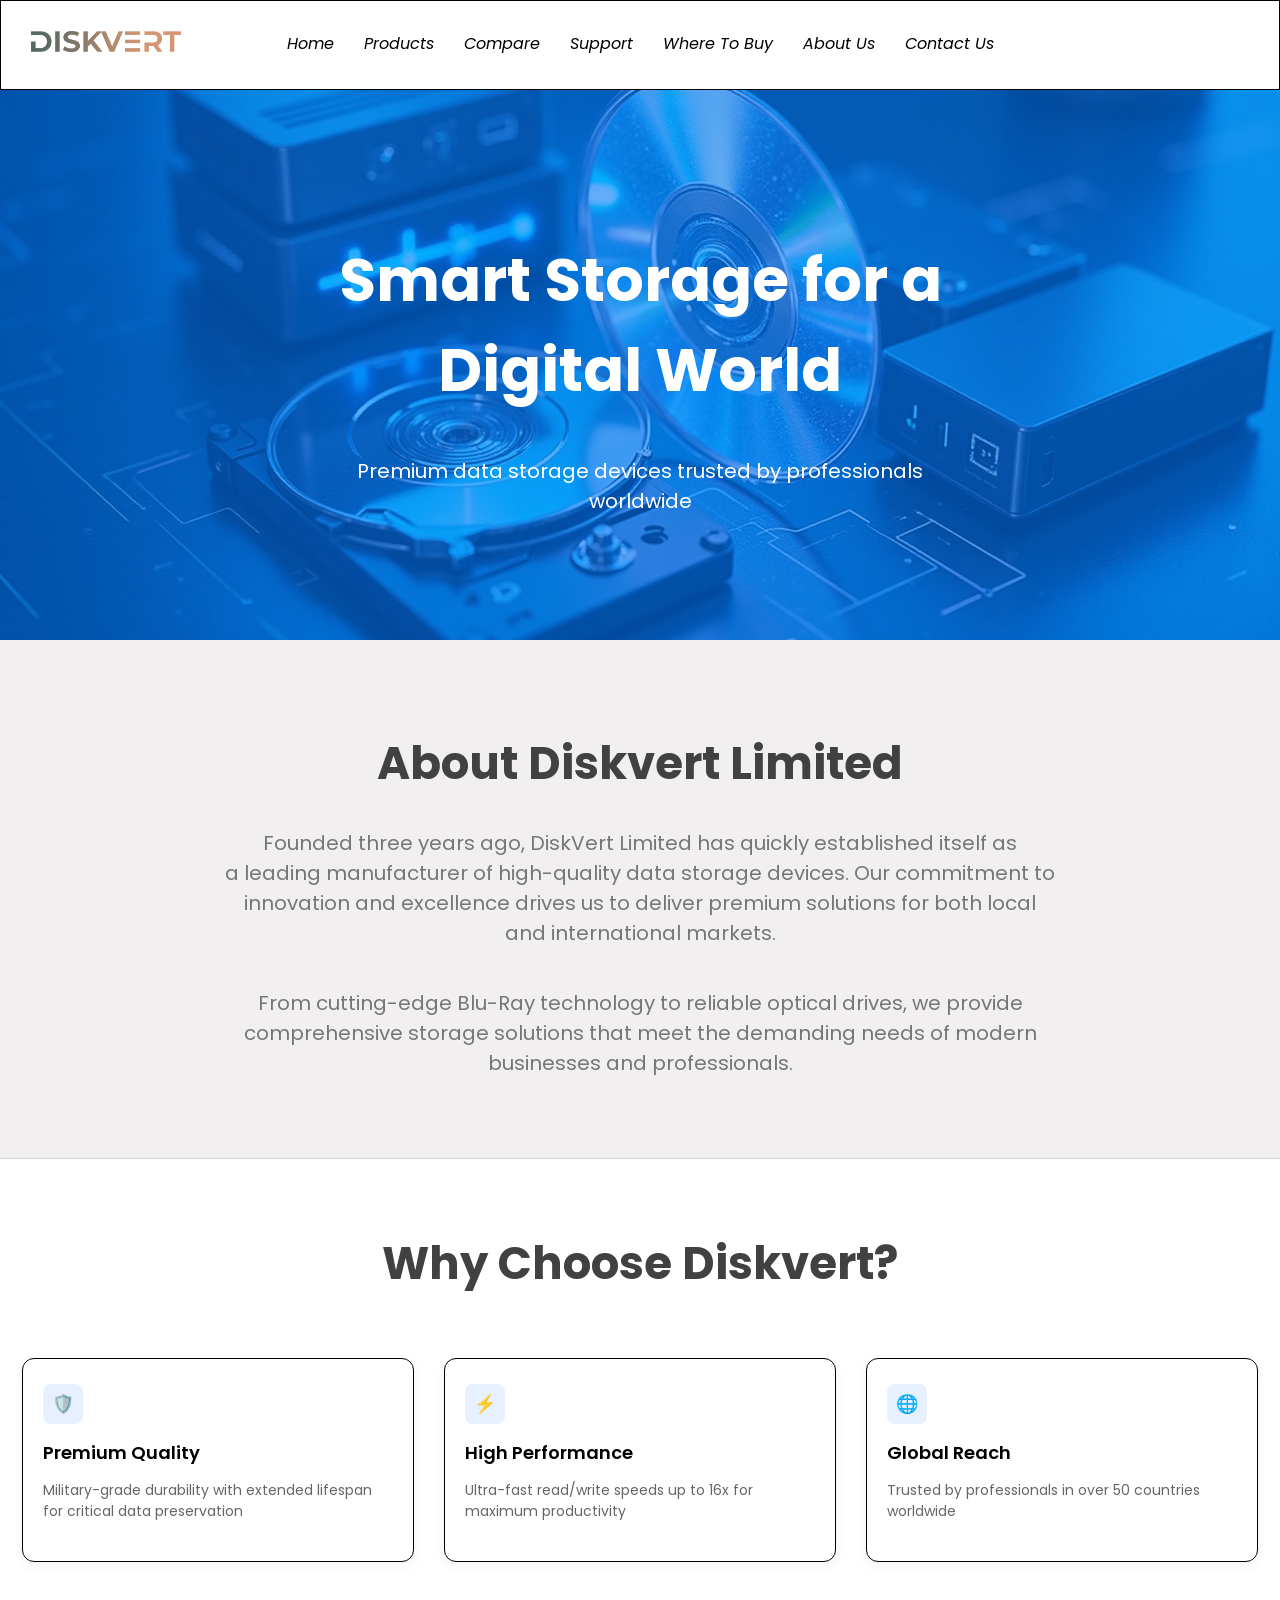
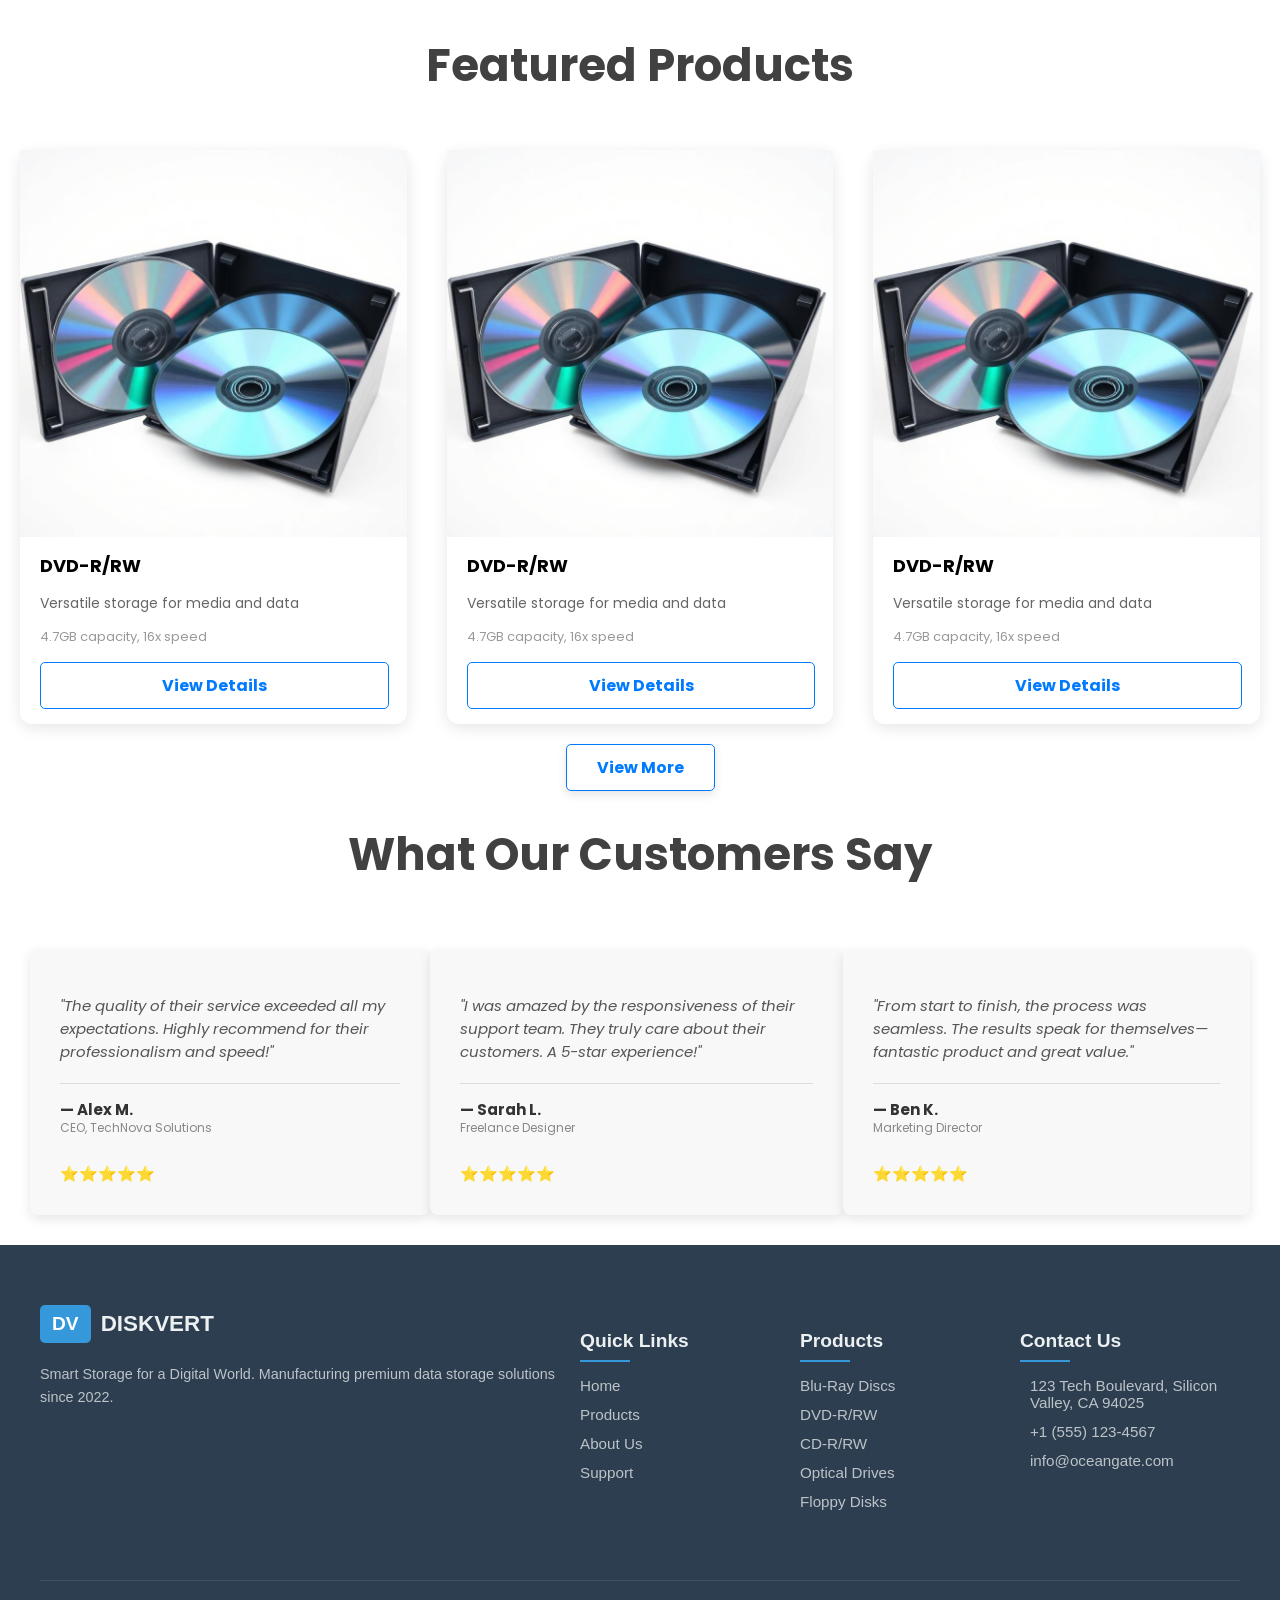
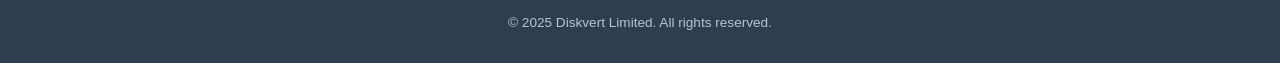
<file: index.html>
<!DOCTYPE html>
<html lang="en">

<head>
    <meta charset="UTF-8">
    <meta name="viewport" content="width=device-width, initial-scale=1.0">
    <link rel="stylesheet" href="assets/css/newstyle.css">
    <link href="https://fonts.googleapis.com/css2?family=Poppins:wght@300;400;500;600;700&display=swap"
        rel="stylesheet">
    <link rel="stylesheet" href="assets/css/Mediaquery.css">

    <title>Diskvert</title>
</head>

<body>
    <header>
        <div class="container">
            <div class="row">
                <div class="col logo">
                    <div class="logo-img"><img src="assets/image/Diskvert logo.png" alt=""></div>
                </div>

                <div class="col navr">
                    <nav>
                        <ul>
                            <li><a href="index.html">Home</a></li>
                            <li><a href="Product.html">Products</a></li>
                            <li><a href="Compare.html">Compare</a></li>
                            <li><a href="Support.html">Support</a></li>
                            <li><a href="Where To Buy.html">Where To Buy</a></li>
                            <li><a href="about.html">About Us</a></li>
                            <li><a href="Contact.html">Contact Us</a></li>
                        </ul>
                    </nav>
                </div>

                <div class="col"></div>
            </div>
        </div>
    </header>

    <!-- header end  -->

    <div class="container">
        <div class="row">
            <div class="col slider">
                <div class="bg-slide-1">
                    <div class="overlay"></div>
                    <div class="carousel-caption-custom">
                        <h1>Smart Storage for a Digital World</h1>
                        <p>Premium data storage devices trusted by professionals worldwide</p>
                    </div>
                </div>
            </div>
        </div>
    </div>

    <!-- Slider end -->

    <div class="container section-about">
        <div class="row">
            <div class="col">
                <div class="section-heading">
                    <h1>About Diskvert Limited</h1>
                </div>
                <div class="section-paragraph">
                    <p>Founded three years ago, DiskVert Limited has quickly established itself as <br> a leading
                        manufacturer of high-quality data storage devices. Our commitment to <br> innovation and
                        excellence drives us to deliver premium solutions for both local <br> and international markets.
                    </p>
                </div>
            </div>
        </div>

        <div class="row">
            <div class="col">
                <div class="section-paragraph">
                    <p>From cutting-edge Blu-Ray technology to reliable optical drives, we provide <br> comprehensive
                        storage solutions that meet the demanding needs of modern <br> businesses and professionals.
                    </p>
                </div>
            </div>
        </div>
    </div>

    <!-- About Section End -->

    <div class="conatainer cardsection">
        <div class="row">
            <div class="col">
                <div class="whychose">
                    <h1>Why Choose Diskvert?</h1>
                </div>
            </div>
        </div>


        <div class="row">
            <div class="col">
                <div class="cards-container">
                    <div class="card">
                        <div class="card-icon">🛡️</div>
                        <h3>Premium Quality</h3>
                        <p>Military-grade durability with extended lifespan for critical data preservation</p>
                    </div>

                    <div class="card">
                        <div class="card-icon">⚡</div>
                        <h3>High Performance</h3>
                        <p>Ultra-fast read/write speeds up to 16x for maximum productivity</p>
                    </div>

                    <div class="card">
                        <div class="card-icon">🌐</div>
                        <h3>Global Reach</h3>
                        <p>Trusted by professionals in over 50 countries worldwide</p>
                    </div>
                </div>
            </div>
        </div>
    </div>

    <!-- card section end -->


    <div class="container">

        <div class="row">
            <div class="col">
                <div class="card-heading">
                    <h1>Featured Products</h1>
                </div>
            </div>
        </div>
        <div class="row">
            <div class="col cardcolum">
                <div class="product-list">
                    <div class="product-col">
                        <div class="product-card">
                            <img src="assets/image/product.jpg" alt="DVD-R/RW">
                            <div class="product-content">
                                <h2 class="product-title">DVD-R/RW</h2>
                                <p class="product-desc">Versatile storage for media and data</p>
                                <p class="product-info">4.7GB capacity, 16x speed</p>
                                <a href="#" class="product-btn">View Details</a>
                            </div>
                        </div>
                    </div>
                </div>
            </div>

            <div class="col cardcolum">
                <div class="product-list">
                    <div class="product-col">
                        <div class="product-card">
                            <img src="assets/image/product.jpg" alt="DVD-R/RW">
                            <div class="product-content">
                                <h2 class="product-title">DVD-R/RW</h2>
                                <p class="product-desc">Versatile storage for media and data</p>
                                <p class="product-info">4.7GB capacity, 16x speed</p>
                                <a href="#" class="product-btn">View Details</a>
                            </div>
                        </div>
                    </div>
                </div>
            </div>

            <div class="col cardcolum">
                <div class="product-list">
                    <div class="product-col">
                        <div class="product-card">
                            <img src="assets/image/product.jpg" alt="DVD-R/RW">
                            <div class="product-content">
                                <h2 class="product-title">DVD-R/RW</h2>
                                <p class="product-desc">Versatile storage for media and data</p>
                                <p class="product-info">4.7GB capacity, 16x speed</p>
                                <a href="#" class="product-btn">View Details</a>
                            </div>
                        </div>
                    </div>
                </div>
            </div>
        </div>

        <div class="row">
            <div class="col btnnew">
                <div class="productbuton"><a href="Product.html">View More</a></div>
            </div>
        </div>
    </div>

    <!-- card section end -->

    <div class="container">
        <div class="row">
            <div class="col">
                <div class="testimonial-header">
                    <h1>What Our Customers Say</h1>
                </div>
            </div>
        </div>

        <div class="testimonials-row">
            <div class="testimonial-card">
                <p class="quote">"The quality of their service exceeded all my expectations. Highly recommend for their
                    professionalism and speed!"</p>
                <p class="author">
                    <strong>— Alex M.</strong><br>
                    <span>CEO, TechNova Solutions</span>
                </p>
                <div class="stars">
                    ⭐⭐⭐⭐⭐
                </div>
            </div>

            <div class="testimonial-card">
                <p class="quote">"I was amazed by the responsiveness of their support team. They truly care about their
                    customers. A 5-star experience!"</p>
                <p class="author">
                    <strong>— Sarah L.</strong><br>
                    <span>Freelance Designer</span>
                </p>
                <div class="stars">
                    ⭐⭐⭐⭐⭐
                </div>
            </div>

            <div class="testimonial-card">
                <p class="quote">"From start to finish, the process was seamless. The results speak for
                    themselves—fantastic product and great value."</p>
                <p class="author">
                    <strong>— Ben K.</strong><br>
                    <span>Marketing Director</span>
                </p>
                <div class="stars">
                    ⭐⭐⭐⭐⭐
                </div>
            </div>
        </div>
    </div>

    <!-- testimonial section end -->

    <footer class="footer">
        <div class="footer-container">
            <div class="footer-grid">
                <div class="footer-col company-info">
                    <div class="footer-logo">
                        <span class="logo-icon">DV</span>
                        <h3>DISKVERT</h3>
                    </div>
                    <p>Smart Storage for a Digital World. Manufacturing premium data storage solutions since 2022.</p>
                    <div class="social-links">
                        <a href="#" aria-label="Facebook"><i class="fab fa-facebook-f"></i></a>
                        <a href="#" aria-label="Twitter"><i class="fab fa-twitter"></i></a>
                        <a href="#" aria-label="LinkedIn"><i class="fab fa-linkedin-in"></i></a>
                    </div>
                </div>

                <div class="footer-col">
                    <h4>Quick Links</h4>
                    <ul>
                        <li><a href="index.html">Home</a></li>
                        <li><a href="Product.html">Products</a></li>
                        <li><a href="about.html">About Us</a></li>
                        <li><a href="Support.html">Support</a></li>
                    </ul>
                </div>

                <div class="footer-col">
                    <h4>Products</h4>
                    <ul>
                        <li><a href="#">Blu-Ray Discs</a></li>
                        <li><a href="#">DVD-R/RW</a></li>
                        <li><a href="#">CD-R/RW</a></li>
                        <li><a href="#">Optical Drives</a></li>
                        <li><a href="#">Floppy Disks</a></li>
                    </ul>
                </div>

                <div class="footer-col contact-info">
                    <h4>Contact Us</h4>
                    <ul>
                        <li>
                            <i class="fas fa-map-marker-alt"></i>
                            <span>123 Tech Boulevard, Silicon Valley, CA 94025</span>
                        </li>
                        <li>
                            <i class="fas fa-phone-alt"></i>
                            <span>+1 (555) 123-4567</span>
                        </li>
                        <li>
                            <i class="fas fa-envelope"></i>
                            <span>info@oceangate.com</span>
                        </li>
                    </ul>
                </div>
            </div>

            <div class="footer-bottom">
                <p>&copy; 2025 Diskvert Limited. All rights reserved.</p>
            </div>
        </div>
    </footer>
</body>

</html>
</file>
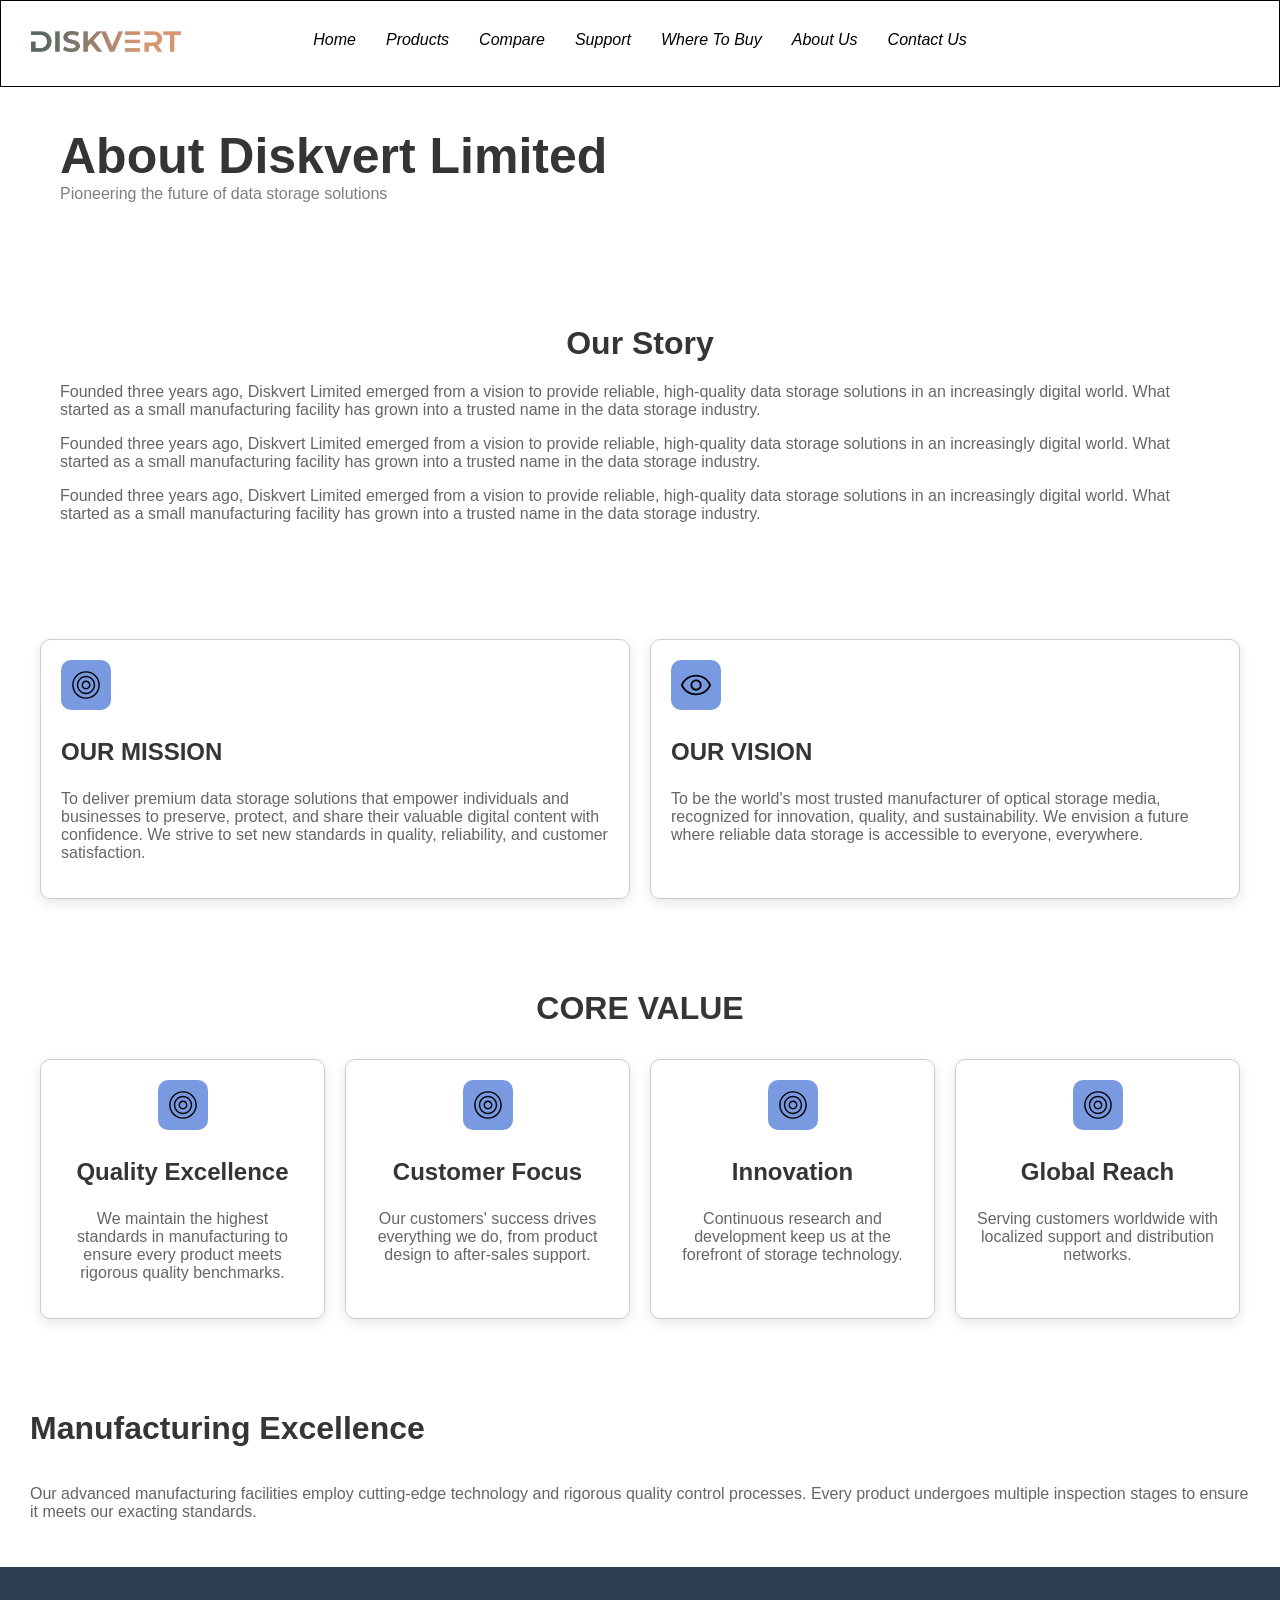
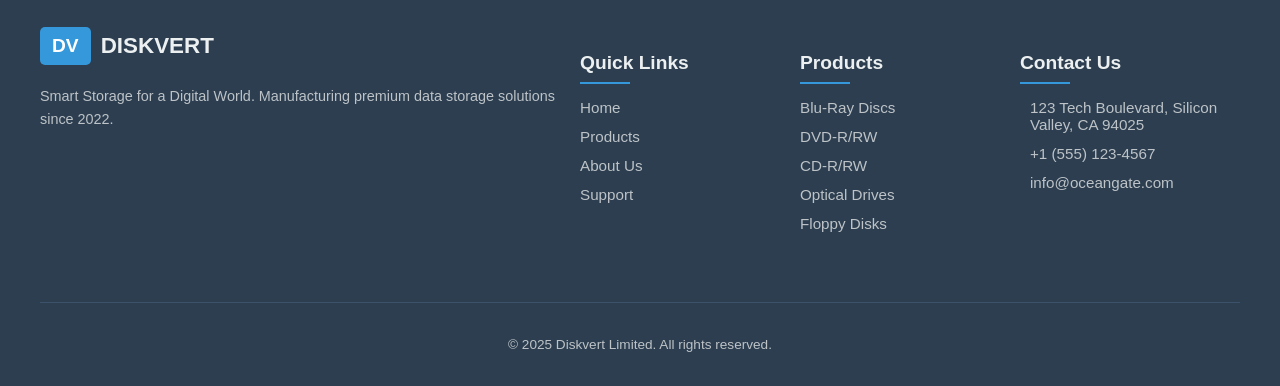
<file: about.html>
<!DOCTYPE html>
<html lang="en">

<head>
    <meta charset="UTF-8">
    <meta name="viewport" content="width=device-width, initial-scale=1.0">
    <link rel="stylesheet" href="assets/css/newstyle.css">
    <link rel="stylesheet" href="assets/css/Mediaquery.css">
    <title>Document</title>
</head>

<body>


    <header>
        <div class="container">
            <div class="row">
                <div class="col logo">
                    <div class="logo-img"><img src="assets/image/Diskvert logo.png" alt=""></div>
                </div>

                <div class="col navr">
                    <nav>
                        <ul>
                            <li><a href="index.html">Home</a></li>
                            <li><a href="Product.html">Products</a></li>
                            <li><a href="Compare.html">Compare</a></li>
                            <li><a href="Support.html">Support</a></li>
                            <li><a href="Where To Buy.html">Where To Buy</a></li>
                            <li><a href="about.html">About Us</a></li>
                            <li><a href="Contact.html">Contact Us</a></li>
                        </ul>
                    </nav>
                </div>

                <div class="col"></div>
            </div>
        </div>
    </header>


    <div class="contianer">
        <div class="row">
            <div class="col">
                <div class="product-heading">
                    <h1>About Diskvert Limited</h1>
                    <p>Pioneering the future of data storage solutions</p>
                </div>
            </div>
        </div>
    </div>

    <div class="conatainer">
        <div class="row">

            <div class="col">
                <div class="col about-section">
                    <h1>Our Story</h1>
                    <p>Founded three years ago, Diskvert Limited emerged from a vision to provide reliable, high-quality
                        data storage solutions in an increasingly digital world. What started as a small manufacturing
                        facility has grown into a trusted name in the data storage industry.</p>

                    <p>Founded three years ago, Diskvert Limited emerged from a vision to provide reliable, high-quality
                        data storage solutions in an increasingly digital world. What started as a small manufacturing
                        facility has grown into a trusted name in the data storage industry.</p>

                    <p>Founded three years ago, Diskvert Limited emerged from a vision to provide reliable, high-quality
                        data storage solutions in an increasingly digital world. What started as a small manufacturing
                        facility has grown into a trusted name in the data storage industry.</p>
                </div>
            </div>

        </div>
    </div>


    <div class="container">
        <div class="row">
            <div class="col main-about">
                <div class="row">
                    <div class="col about-card">
                        <div class="svg"><img src="assets/icon/bullseye.svg" alt="" height="30px" width="30px"
                                style="background-color: #799ae0; padding: 10px; border-radius: 10px;"></div>
                        <div class="heading-about">
                            <h3>OUR MISSION</h3>
                        </div>
                        <div class="paragraph-about">
                            <p>To deliver premium data storage solutions that empower individuals and businesses to
                                preserve, protect, and share their valuable digital content with confidence. We strive
                                to set new standards in quality, reliability, and customer satisfaction.</p>
                        </div>
                    </div>
                    <div class="col  about-card">
                        <div class="svg"><img src="assets/icon/eye.svg" alt="" height="30px" width="30px"
                                style="background-color: #799ae0; padding: 10px; border-radius: 10px;"></div>
                        <div class="heading-about">
                            <h3>OUR VISION</h3>
                        </div>
                        <div class="paragraph-about">
                            <p>To be the world's most trusted manufacturer of optical storage media, recognized for
                                innovation, quality, and sustainability. We envision a future where reliable data
                                storage is accessible to everyone, everywhere.</p>
                        </div>
                    </div>
                </div>
            </div>
        </div>
    </div>

    <div class="container">
        <div class="row">
            <div class="col core-value">
                <h1>CORE VALUE</h1>
                <div class="row">

                    <div class="col core-card">
                        <div class="svg"><img src="assets/icon/bullseye.svg" alt="" height="30px" width="30px"
                                style="background-color: #799ae0; padding: 10px; border-radius: 10px;"></div>
                        <div class="heading-about">
                            <h3>Quality Excellence</h3>
                        </div>
                        <div class="paragraph-about">
                            <p>We maintain the highest standards in manufacturing to ensure every product meets rigorous
                                quality benchmarks.</p>
                        </div>
                    </div>

                    <div class="col core-card">
                        <div class="svg"><img src="assets/icon/bullseye.svg" alt="" height="30px" width="30px"
                                style="background-color: #799ae0; padding: 10px; border-radius: 10px;"></div>
                        <div class="heading-about">
                            <h3>Customer Focus</h3>
                        </div>
                        <div class="paragraph-about">
                            <p>Our customers' success drives everything we do, from product design to after-sales
                                support.</p>
                        </div>
                    </div>

                    <div class="col core-card">
                        <div class="svg"><img src="assets/icon/bullseye.svg" alt="" height="30px" width="30px"
                                style="background-color: #799ae0; padding: 10px; border-radius: 10px;"></div>
                        <div class="heading-about">
                            <h3>Innovation</h3>
                        </div>
                        <div class="paragraph-about">
                            <p>Continuous research and development keep us at the forefront of storage technology.</p>
                        </div>
                    </div>

                    <div class="col core-card">
                        <div class="svg"><img src="assets/icon/bullseye.svg" alt="" height="30px" width="30px"
                                style="background-color: #799ae0; padding: 10px; border-radius: 10px;"></div>
                        <div class="heading-about">
                            <h3>Global Reach</h3>
                        </div>
                        <div class="paragraph-about">
                            <p>Serving customers worldwide with localized support and distribution networks.</p>
                        </div>
                    </div>

                </div>
            </div>
        </div>
    </div>

    <div class="container">
        <div class="row">
            <div class="col main-manu">
                <div class="manu-heading"><h1>Manufacturing Excellence</h1></div>
            </div>
        </div>

        <div class="row">
            <div class="col main-man">
                <div class="manu-para"><p>
                    Our advanced manufacturing facilities employ cutting-edge technology and rigorous quality control processes. Every product undergoes multiple inspection stages to ensure it meets our exacting standards.
                </p></div>
            </div>
        </div>
    </div>

    <footer class="footer">
        <div class="footer-container">
            <div class="footer-grid">
                <div class="footer-col company-info">
                    <div class="footer-logo">
                        <span class="logo-icon">DV</span>
                        <h3>DISKVERT</h3>
                    </div>
                    <p>Smart Storage for a Digital World. Manufacturing premium data storage solutions since 2022.</p>
                    <div class="social-links">
                        <a href="#" aria-label="Facebook"><i class="fab fa-facebook-f"></i></a>
                        <a href="#" aria-label="Twitter"><i class="fab fa-twitter"></i></a>
                        <a href="#" aria-label="LinkedIn"><i class="fab fa-linkedin-in"></i></a>
                    </div>
                </div>

                <div class="footer-col">
                    <h4>Quick Links</h4>
                    <ul>
                        <li><a href="index.html">Home</a></li>
                        <li><a href="Product.html">Products</a></li>
                        <li><a href="about.html">About Us</a></li>
                        <li><a href="Support.html">Support</a></li>
                    </ul>
                </div>

                <div class="footer-col">
                    <h4>Products</h4>
                    <ul>
                        <li><a href="#">Blu-Ray Discs</a></li>
                        <li><a href="#">DVD-R/RW</a></li>
                        <li><a href="#">CD-R/RW</a></li>
                        <li><a href="#">Optical Drives</a></li>
                        <li><a href="#">Floppy Disks</a></li>
                    </ul>
                </div>

                <div class="footer-col contact-info">
                    <h4>Contact Us</h4>
                    <ul>
                        <li>
                            <i class="fas fa-map-marker-alt"></i>
                            <span>123 Tech Boulevard, Silicon Valley, CA 94025</span>
                        </li>
                        <li>
                            <i class="fas fa-phone-alt"></i>
                            <span>+1 (555) 123-4567</span>
                        </li>
                        <li>
                            <i class="fas fa-envelope"></i>
                            <span>info@oceangate.com</span>
                        </li>
                    </ul>
                </div>
            </div>

            <div class="footer-bottom">
                <p>&copy; 2025 Diskvert Limited. All rights reserved.</p>
            </div>
        </div>
    </footer>

</body>

</html>
</file>
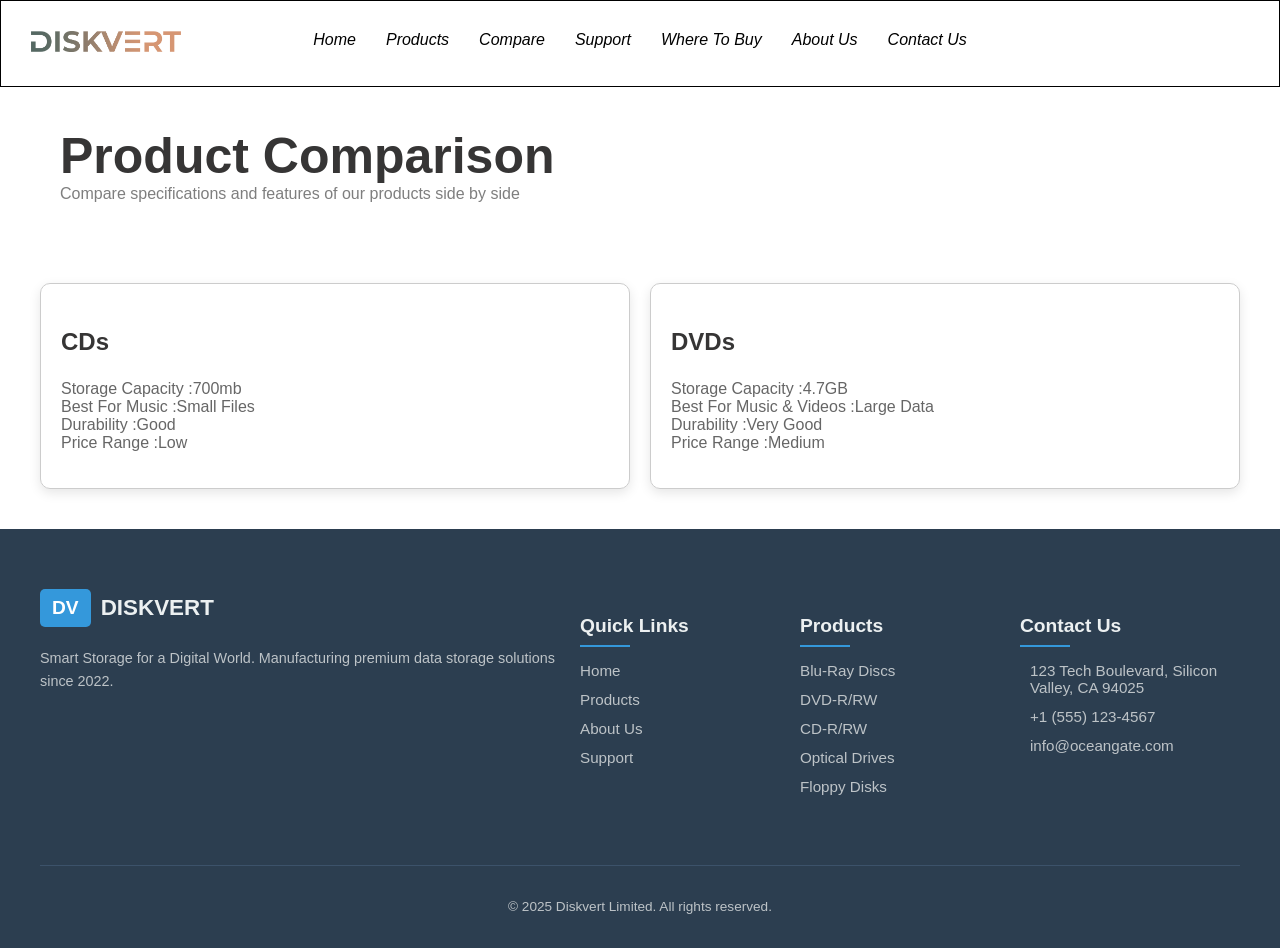
<file: Compare.html>
<!DOCTYPE html>
<html lang="en">

<head>
    <meta charset="UTF-8">
    <meta name="viewport" content="width=device-width, initial-scale=1.0">
    <link rel="stylesheet" href="assets/css/newstyle.css">
    <title>Document</title>
</head>

<body>

    <header>
        <div class="container">
            <div class="row">
                <div class="col logo">
                    <div class="logo-img"><img src="assets/image/Diskvert logo.png" alt=""></div>
                </div>

                <div class="col navr">
                    <nav>
                        <ul>
                            <li><a href="index.html">Home</a></li>
                            <li><a href="Product.html">Products</a></li>
                            <li><a href="Compare.html">Compare</a></li>
                            <li><a href="Support.html">Support</a></li>
                            <li><a href="Where To Buy.html">Where To Buy</a></li>
                            <li><a href="about.html">About Us</a></li>
                            <li><a href="Contact.html">Contact Us</a></li>
                        </ul>
                    </nav>
                </div>

                <div class="col"></div>
            </div>
        </div>
    </header>

    <div class="contianer">
        <div class="row">
            <div class="col">
                <div class="product-heading">
                    <h1>Product Comparison</h1>
                    <p>Compare specifications and features of our products side by side</p>
                </div>
            </div>
        </div>
    </div>

    <div class="container">
        <div class="row">
            <div class="col main-about">
                <div class="row">
                    <div class="col about-card">
                        <div class="heading-about">
                            <h3>CDs</h3>
                        </div>
                        <div class="paragraph-about">
                            <p>Storage Capacity :700mb <br>
                                Best For Music :Small Files <br>
                                Durability :Good <br>
                                Price Range :Low</p>
                        </div>
                    </div>
                    <div class="col  about-card">
                        <div class="heading-about">
                            <h3>DVDs</h3>
                        </div>
                        <div class="paragraph-about">
                            <p>Storage Capacity :4.7GB <br>
                                Best For Music & Videos :Large Data <br>
                                Durability :Very Good <br>
                                Price Range :Medium</p>
                        </div>
                    </div>
                </div>
            </div>
        </div>
    </div>


    <footer class="footer">
        <div class="footer-container">
            <div class="footer-grid">
                <div class="footer-col company-info">
                    <div class="footer-logo">
                        <span class="logo-icon">DV</span>
                        <h3>DISKVERT</h3>
                    </div>
                    <p>Smart Storage for a Digital World. Manufacturing premium data storage solutions since 2022.</p>
                    <div class="social-links">
                        <a href="#" aria-label="Facebook"><i class="fab fa-facebook-f"></i></a>
                        <a href="#" aria-label="Twitter"><i class="fab fa-twitter"></i></a>
                        <a href="#" aria-label="LinkedIn"><i class="fab fa-linkedin-in"></i></a>
                    </div>
                </div>

                <div class="footer-col">
                    <h4>Quick Links</h4>
                    <ul>
                        <li><a href="index.html">Home</a></li>
                        <li><a href="Product.html">Products</a></li>
                        <li><a href="about.html">About Us</a></li>
                        <li><a href="Support.html">Support</a></li>
                    </ul>
                </div>

                <div class="footer-col">
                    <h4>Products</h4>
                    <ul>
                        <li><a href="#">Blu-Ray Discs</a></li>
                        <li><a href="#">DVD-R/RW</a></li>
                        <li><a href="#">CD-R/RW</a></li>
                        <li><a href="#">Optical Drives</a></li>
                        <li><a href="#">Floppy Disks</a></li>
                    </ul>
                </div>

                <div class="footer-col contact-info">
                    <h4>Contact Us</h4>
                    <ul>
                        <li>
                            <i class="fas fa-map-marker-alt"></i>
                            <span>123 Tech Boulevard, Silicon Valley, CA 94025</span>
                        </li>
                        <li>
                            <i class="fas fa-phone-alt"></i>
                            <span>+1 (555) 123-4567</span>
                        </li>
                        <li>
                            <i class="fas fa-envelope"></i>
                            <span>info@oceangate.com</span>
                        </li>
                    </ul>
                </div>
            </div>

            <div class="footer-bottom">
                <p>&copy; 2025 Diskvert Limited. All rights reserved.</p>
            </div>
        </div>
    </footer>


</body>

</html>
</file>
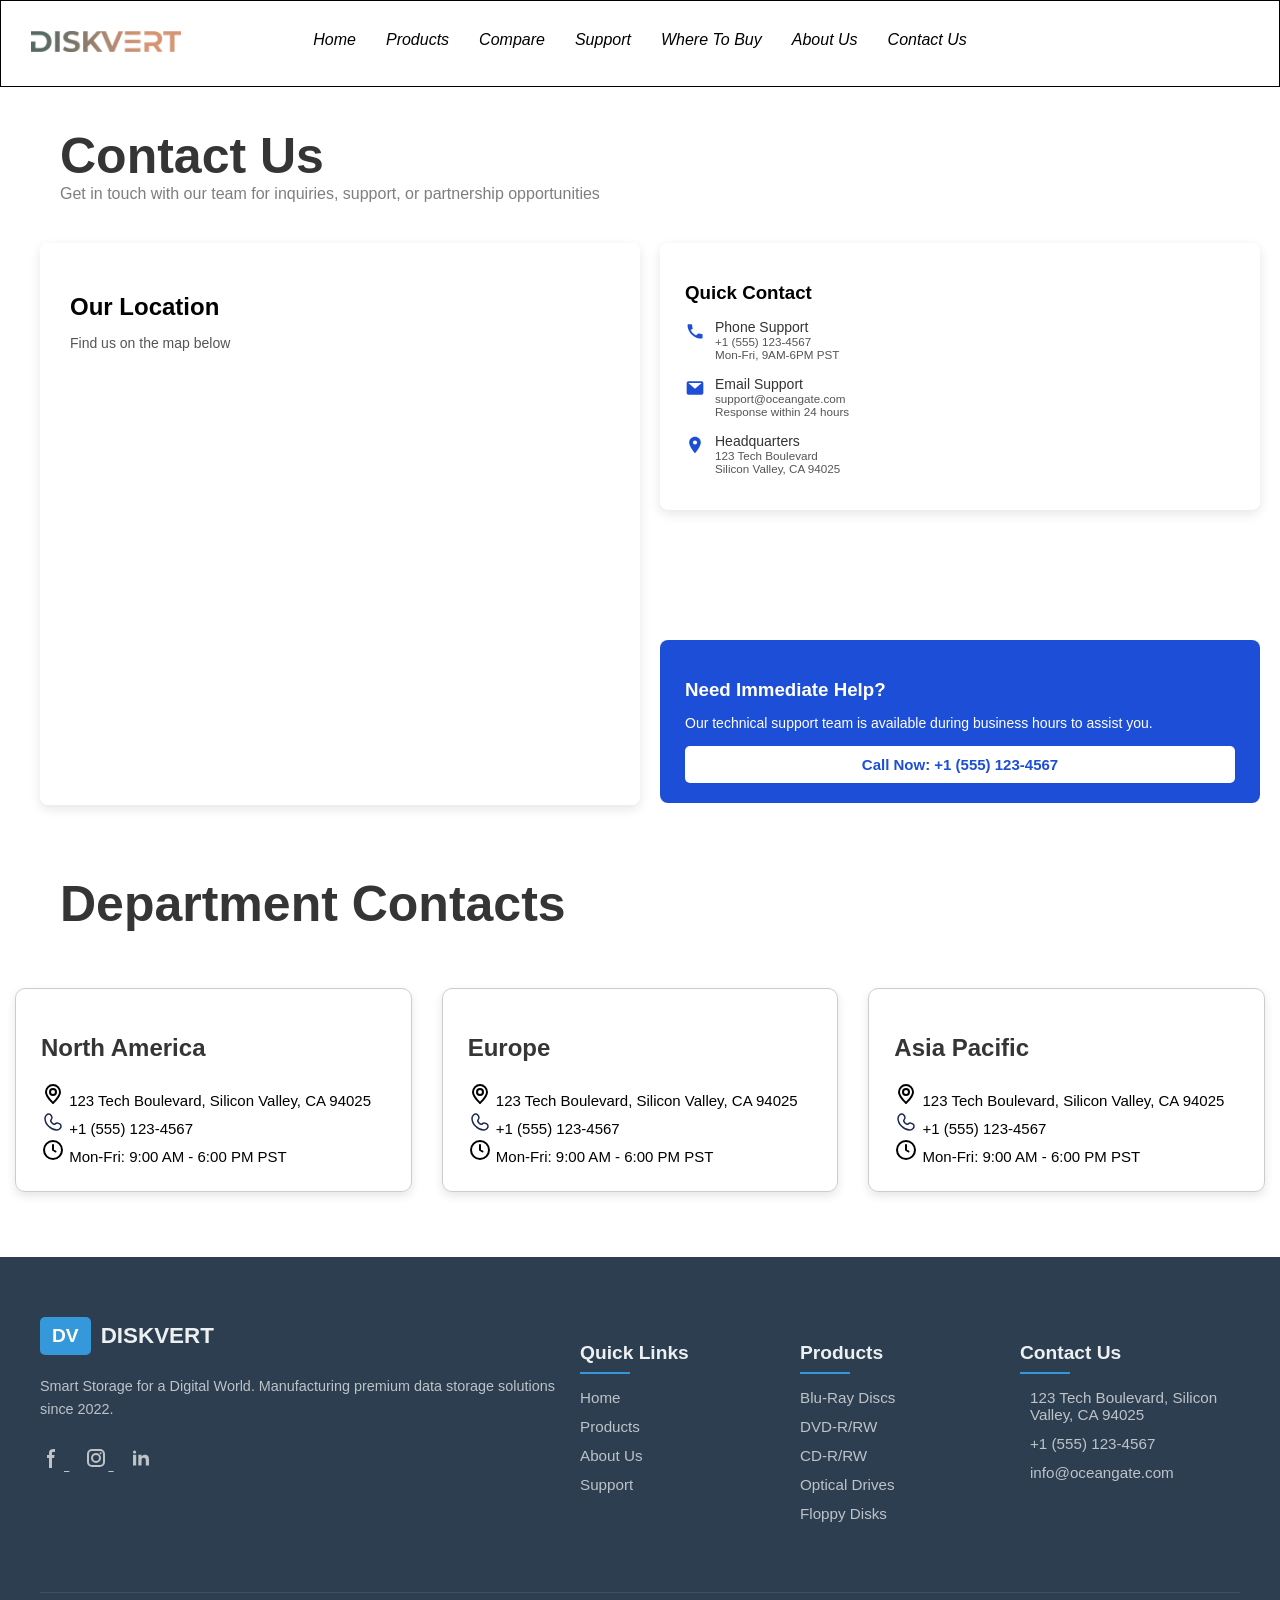
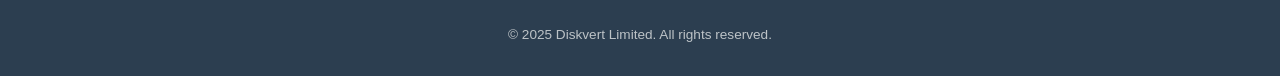
<file: Contact.html>
<!DOCTYPE html>
<html lang="en">

<head>
    <meta charset="UTF-8">
    <meta name="viewport" content="width=device-width, initial-scale=1.0">
    <link rel="stylesheet" href="assets/css/newstyle.css">
    <link rel="stylesheet" href="assets/css/Mediaquery.css">
    <title>Document</title>
</head>

<body>


    <header>
        <div class="container">
            <div class="row">
                <div class="col logo">
                    <div class="logo-img"><img src="assets/image/Logo.png" alt=""></div>
                </div>

                <div class="col navr">
                    <nav>
                        <ul>
                            <li><a href="index.html">Home</a></li>
                            <li><a href="Product.html">Products</a></li>
                            <li><a href="Compare.html">Compare</a></li>
                            <li><a href="Support.html">Support</a></li>
                            <li><a href="Where To Buy.html">Where To Buy</a></li>
                            <li><a href="about.html">About Us</a></li>
                            <li><a href="Contact.html">Contact Us</a></li>
                        </ul>
                    </nav>
                </div>

                <div class="col"></div>
            </div>
        </div>
    </header>

    <div class="container">

        <div class="row">
            <div class="col">
                <div class="col">
                    <div class="product-heading">
                        <h1>Contact Us</h1>
                        <p>Get in touch with our team for inquiries, support, or partnership opportunities</p>
                    </div>
                </div>
            </div>
        </div>


        <div class="row">
            <div class="col form">
                <div class="contact-form">

                    <h2>Our Location</h2>
                    <p>Find us on the map below</p>

                    <div class="map-box">
                        <iframe
                            src="https://www.google.com/maps/embed?pb=!1m18!1m12!1m3!1d3151.8354345092995!2d144.95373631531577!3d-37.816279742021264!2m3!1f0!2f0!3f0!3m2!1i1024!2i768!4f13.1!3m3!1m2!1s0x6ad642af0f11fd81%3A0xf5777b3e6bccf776!2sTech%20Company!5e0!3m2!1sen!2s!4v1600000000000!5m2!1sen!2s"
                            width="100%" height="400" style="border:0; border-radius:12px;" allowfullscreen=""
                            loading="lazy">
                        </iframe>
                    </div>

                </div>
            </div>

            <div class="col Quik-box">

                <div class="info-section">
                    <div class="info-box">
                        <h3>Quick Contact</h3>
                        <div class="info-item">
                            <svg xmlns="http://www.w3.org/2000/svg" viewBox="0 0 24 24">
                                <path
                                    d="M6.62 10.79a15.05 15.05 0 006.59 6.59l2.2-2.2a1 1 0 011.11-.21 11.36 11.36 0 003.56.57 1 1 0 011 1v3.6a1 1 0 01-1 1A17 17 0 013 5a1 1 0 011-1h3.6a1 1 0 011 1 11.36 11.36 0 00.57 3.56 1 1 0 01-.21 1.11z" />
                            </svg>
                            <div>
                                Phone Support
                                <small>+1 (555) 123-4567 <br>Mon-Fri, 9AM-6PM PST</small>
                            </div>
                        </div>
                        <div class="info-item">
                            <svg xmlns="http://www.w3.org/2000/svg" viewBox="0 0 24 24">
                                <path
                                    d="M20 4H4a2 2 0 00-2 2v12a2 2 0 002 2h16a2 2 0 002-2V6a2 2 0 00-2-2zm0 2v.01L12 13 4 6.01V6h16z" />
                            </svg>
                            <div>
                                Email Support
                                <small>support@oceangate.com <br>Response within 24 hours</small>
                            </div>
                        </div>
                        <div class="info-item">
                            <svg xmlns="http://www.w3.org/2000/svg" viewBox="0 0 24 24">
                                <path
                                    d="M12 2C8.13 2 5 5.13 5 9c0 5.25 7 13 7 13s7-7.75 7-13c0-3.87-3.13-7-7-7zm0 9.5a2.5 2.5 0 110-5 2.5 2.5 0 010 5z" />
                            </svg>
                            <div>
                                Headquarters
                                <small>123 Tech Boulevard <br>Silicon Valley, CA 94025</small>
                            </div>
                        </div>
                    </div>

                    <div class="box">
                        <h3>Need Immediate Help?</h3>
                        <p>Our technical support team is available during business hours to assist you.</p>
                        <button>Call Now: +1 (555) 123-4567</button>
                    </div>


                </div>
            </div>
        </div>


        <div class="container">
            <div class="row">
                <div class="col">
                    <div class="product-heading">
                        <h1>Department Contacts</h1>
                    </div>
                </div>
            </div>
        </div>

        <div class="container">
            <div class="row service">
                <div class="col c1">
                    <div class="Service-head">
                        <div class="service-heading">
                            <h2>North America</h2>
                        </div>
                        <div class="service-items">
                            <a href="icon.svg" download>
                                <img src="assets/icon/Location.svg" alt="Download Icon" width="24px">
                                123 Tech Boulevard, Silicon Valley, CA 94025
                            </a>
                        </div>

                        <div class="service-items">
                            <a href="icon.svg" download>
                                <img src="assets/icon/Phone.svg" alt="Download Icon" width="24px">
                                +1 (555) 123-4567
                            </a>
                        </div>

                        <div class="service-items">
                            <a href="icon.svg" download>
                                <img src="assets/icon/clock.svg" alt="Download Icon" width="24px">
                                Mon-Fri: 9:00 AM - 6:00 PM PST
                            </a>
                        </div>
                    </div>
                </div>

                <div class="col c1">
                    <div class="Service-head">
                        <div class="service-heading">
                            <h2>Europe</h2>
                        </div>
                        <div class="service-items">
                            <a href="icon.svg" download>
                                <img src="assets/icon/Location.svg" alt="Download Icon" width="24px">
                                123 Tech Boulevard, Silicon Valley, CA 94025
                            </a>
                        </div>

                        <div class="service-items">
                            <a href="icon.svg" download>
                                <img src="assets/icon/Phone.svg" alt="Download Icon" width="24px">
                                +1 (555) 123-4567
                            </a>
                        </div>

                        <div class="service-items">
                            <a href="icon.svg" download>
                                <img src="assets/icon/clock.svg" alt="Download Icon" width="24px">
                                Mon-Fri: 9:00 AM - 6:00 PM PST
                            </a>
                        </div>
                    </div>
                </div>


                <div class="col c1">
                    <div class="Service-head">
                        <div class="service-heading">
                            <h2>Asia Pacific</h2>
                        </div>
                        <div class="service-items">
                            <a href="icon.svg" download>
                                <img src="assets/icon/Location.svg" alt="Download Icon" width="24px">
                                123 Tech Boulevard, Silicon Valley, CA 94025
                            </a>
                        </div>

                        <div class="service-items">
                            <a href="icon.svg" download>
                                <img src="assets/icon/Phone.svg" alt="Download Icon" width="24px">
                                +1 (555) 123-4567
                            </a>
                        </div>

                        <div class="service-items">
                            <a href="icon.svg" download>
                                <img src="assets/icon/clock.svg" alt="Download Icon" width="24px">
                                Mon-Fri: 9:00 AM - 6:00 PM PST
                            </a>
                        </div>
                    </div>
                </div>

            </div>
        </div>

        <footer class="footer">
            <div class="footer-container">
                <div class="footer-grid">
                    <div class="footer-col company-info">
                        <div class="footer-logo">
                            <span class="logo-icon">DV</span>
                            <h3>DISKVERT</h3>
                        </div>
                        <p>Smart Storage for a Digital World. Manufacturing premium data storage solutions since 2022.
                        </p>
                        <div class="social-links">
                            <a href="" aria-label="Facebook"><svg class="w-6 h-6 text-gray-800 dark:text-white"
                                    aria-hidden="true" xmlns="http://www.w3.org/2000/svg" width="24" height="24"
                                    fill="currentColor" viewBox="0 0 24 24">
                                    <path fill-rule="evenodd"
                                        d="M13.135 6H15V3h-1.865a4.147 4.147 0 0 0-4.142 4.142V9H7v3h2v9.938h3V12h2.021l.592-3H12V6.591A.6.6 0 0 1 12.592 6h.543Z"
                                        clip-rule="evenodd" />
                                </svg>
                            </a>
                            <a href="#" aria-label="Instagram"><svg class="w-6 h-6 text-gray-800 dark:text-white"
                                    aria-hidden="true" xmlns="http://www.w3.org/2000/svg" width="24" height="24"
                                    fill="none" viewBox="0 0 24 24">
                                    <path fill="currentColor" fill-rule="evenodd"
                                        d="M3 8a5 5 0 0 1 5-5h8a5 5 0 0 1 5 5v8a5 5 0 0 1-5 5H8a5 5 0 0 1-5-5V8Zm5-3a3 3 0 0 0-3 3v8a3 3 0 0 0 3 3h8a3 3 0 0 0 3-3V8a3 3 0 0 0-3-3H8Zm7.597 2.214a1 1 0 0 1 1-1h.01a1 1 0 1 1 0 2h-.01a1 1 0 0 1-1-1ZM12 9a3 3 0 1 0 0 6 3 3 0 0 0 0-6Zm-5 3a5 5 0 1 1 10 0 5 5 0 0 1-10 0Z"
                                        clip-rule="evenodd" />
                                </svg>
                            </a>
                            <a href="#" aria-label="LinkedIn"><svg class="w-6 h-6 text-gray-800 dark:text-white"
                                    aria-hidden="true" xmlns="http://www.w3.org/2000/svg" width="24" height="24"
                                    fill="currentColor" viewBox="0 0 24 24">
                                    <path fill-rule="evenodd"
                                        d="M12.51 8.796v1.697a3.738 3.738 0 0 1 3.288-1.684c3.455 0 4.202 2.16 4.202 4.97V19.5h-3.2v-5.072c0-1.21-.244-2.766-2.128-2.766-1.827 0-2.139 1.317-2.139 2.676V19.5h-3.19V8.796h3.168ZM7.2 6.106a1.61 1.61 0 0 1-.988 1.483 1.595 1.595 0 0 1-1.743-.348A1.607 1.607 0 0 1 5.6 4.5a1.601 1.601 0 0 1 1.6 1.606Z"
                                        clip-rule="evenodd" />
                                    <path d="M7.2 8.809H4V19.5h3.2V8.809Z" />
                                </svg>
                            </a>
                        </div>
                    </div>

                    <div class="footer-col">
                        <h4>Quick Links</h4>
                        <ul>
                            <li><a href="index.html">Home</a></li>
                            <li><a href="Product.html">Products</a></li>
                            <li><a href="#">About Us</a></li>
                            <li><a href="Support.html">Support</a></li>
                        </ul>
                    </div>

                    <div class="footer-col">
                        <h4>Products</h4>
                        <ul>
                            <li><a href="#">Blu-Ray Discs</a></li>
                            <li><a href="#">DVD-R/RW</a></li>
                            <li><a href="#">CD-R/RW</a></li>
                            <li><a href="#">Optical Drives</a></li>
                            <li><a href="#">Floppy Disks</a></li>
                        </ul>
                    </div>

                    <div class="footer-col contact-info">
                        <h4>Contact Us</h4>
                        <ul>
                            <li>
                                <i class="fas fa-map-marker-alt"></i>
                                <span>123 Tech Boulevard, Silicon Valley, CA 94025</span>
                            </li>
                            <li>
                                <i class="fas fa-phone-alt"></i>
                                <span>+1 (555) 123-4567</span>
                            </li>
                            <li>
                                <i class="fas fa-envelope"></i>
                                <span>info@oceangate.com</span>
                            </li>
                        </ul>
                    </div>
                </div>

                <div class="footer-bottom">
                    <p>&copy; 2025 Diskvert Limited. All rights reserved.</p>
                </div>
            </div>
        </footer>
</body>

</html>
</file>
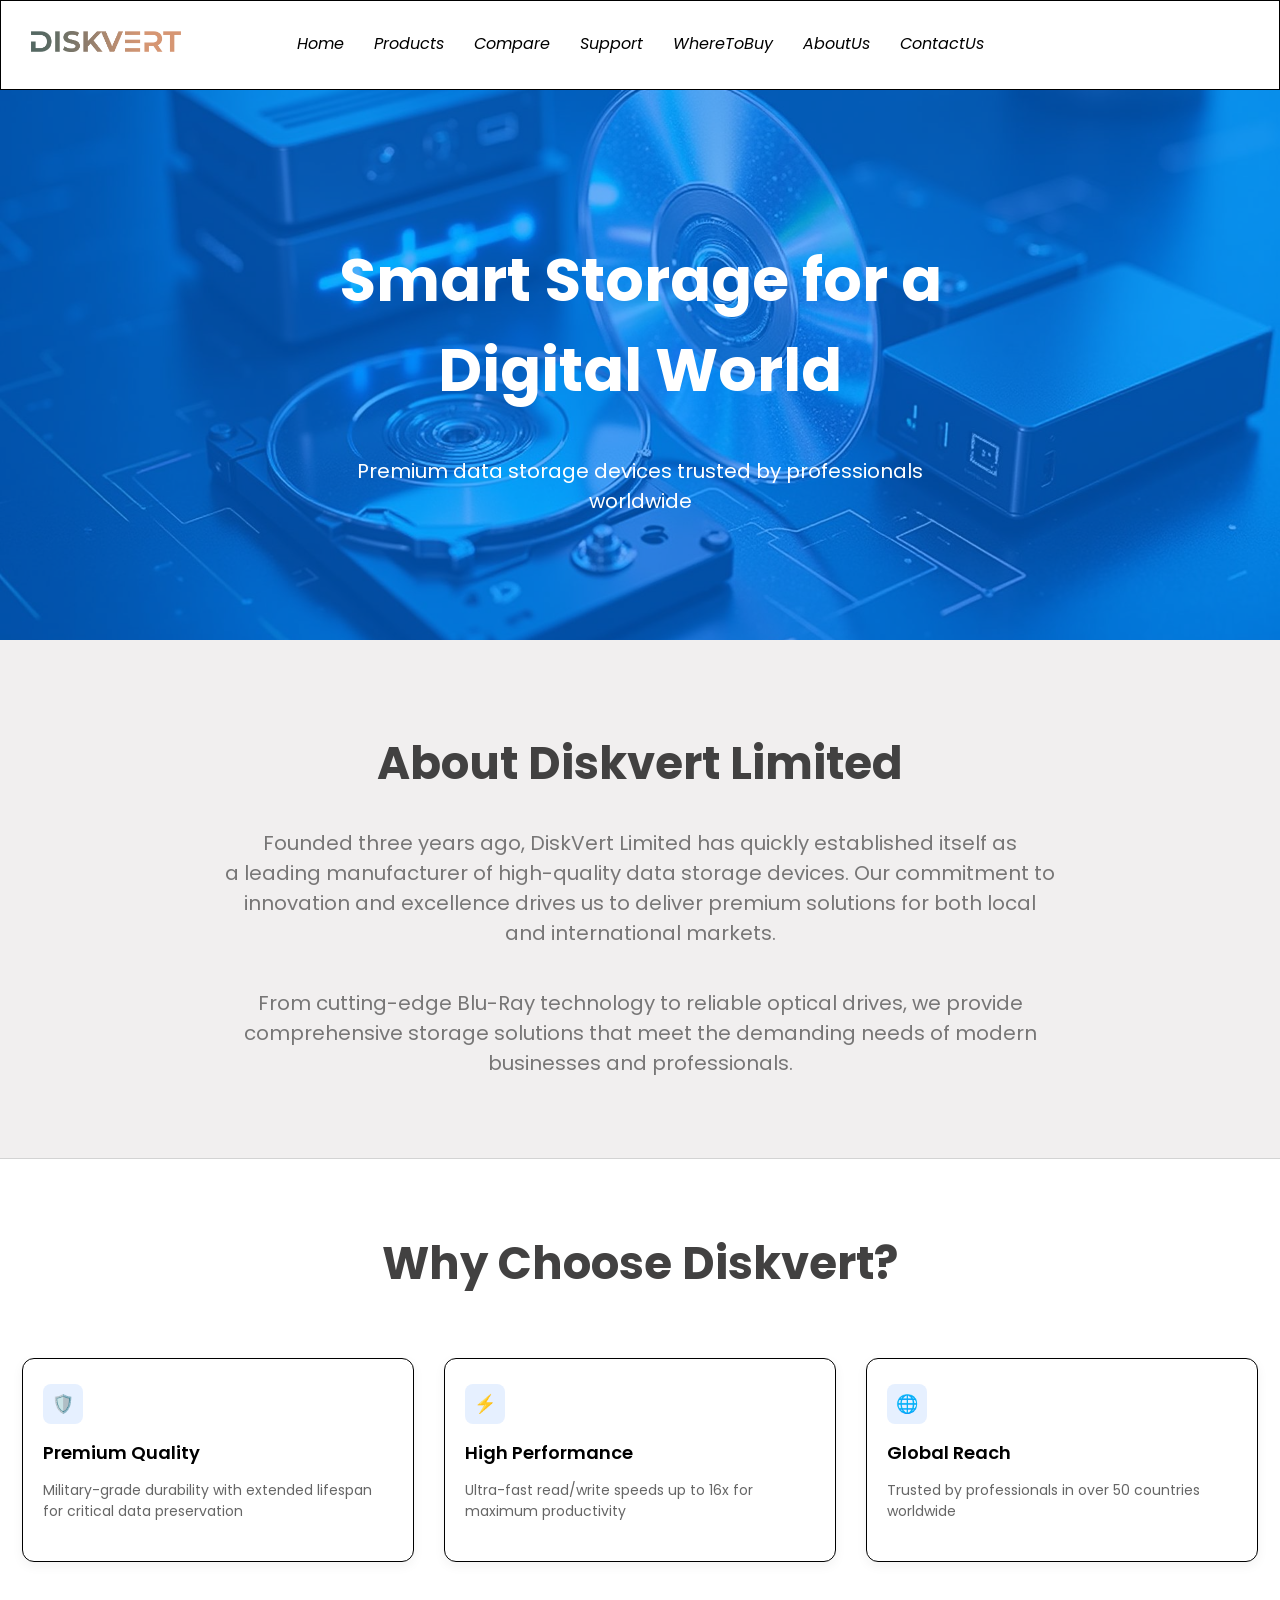
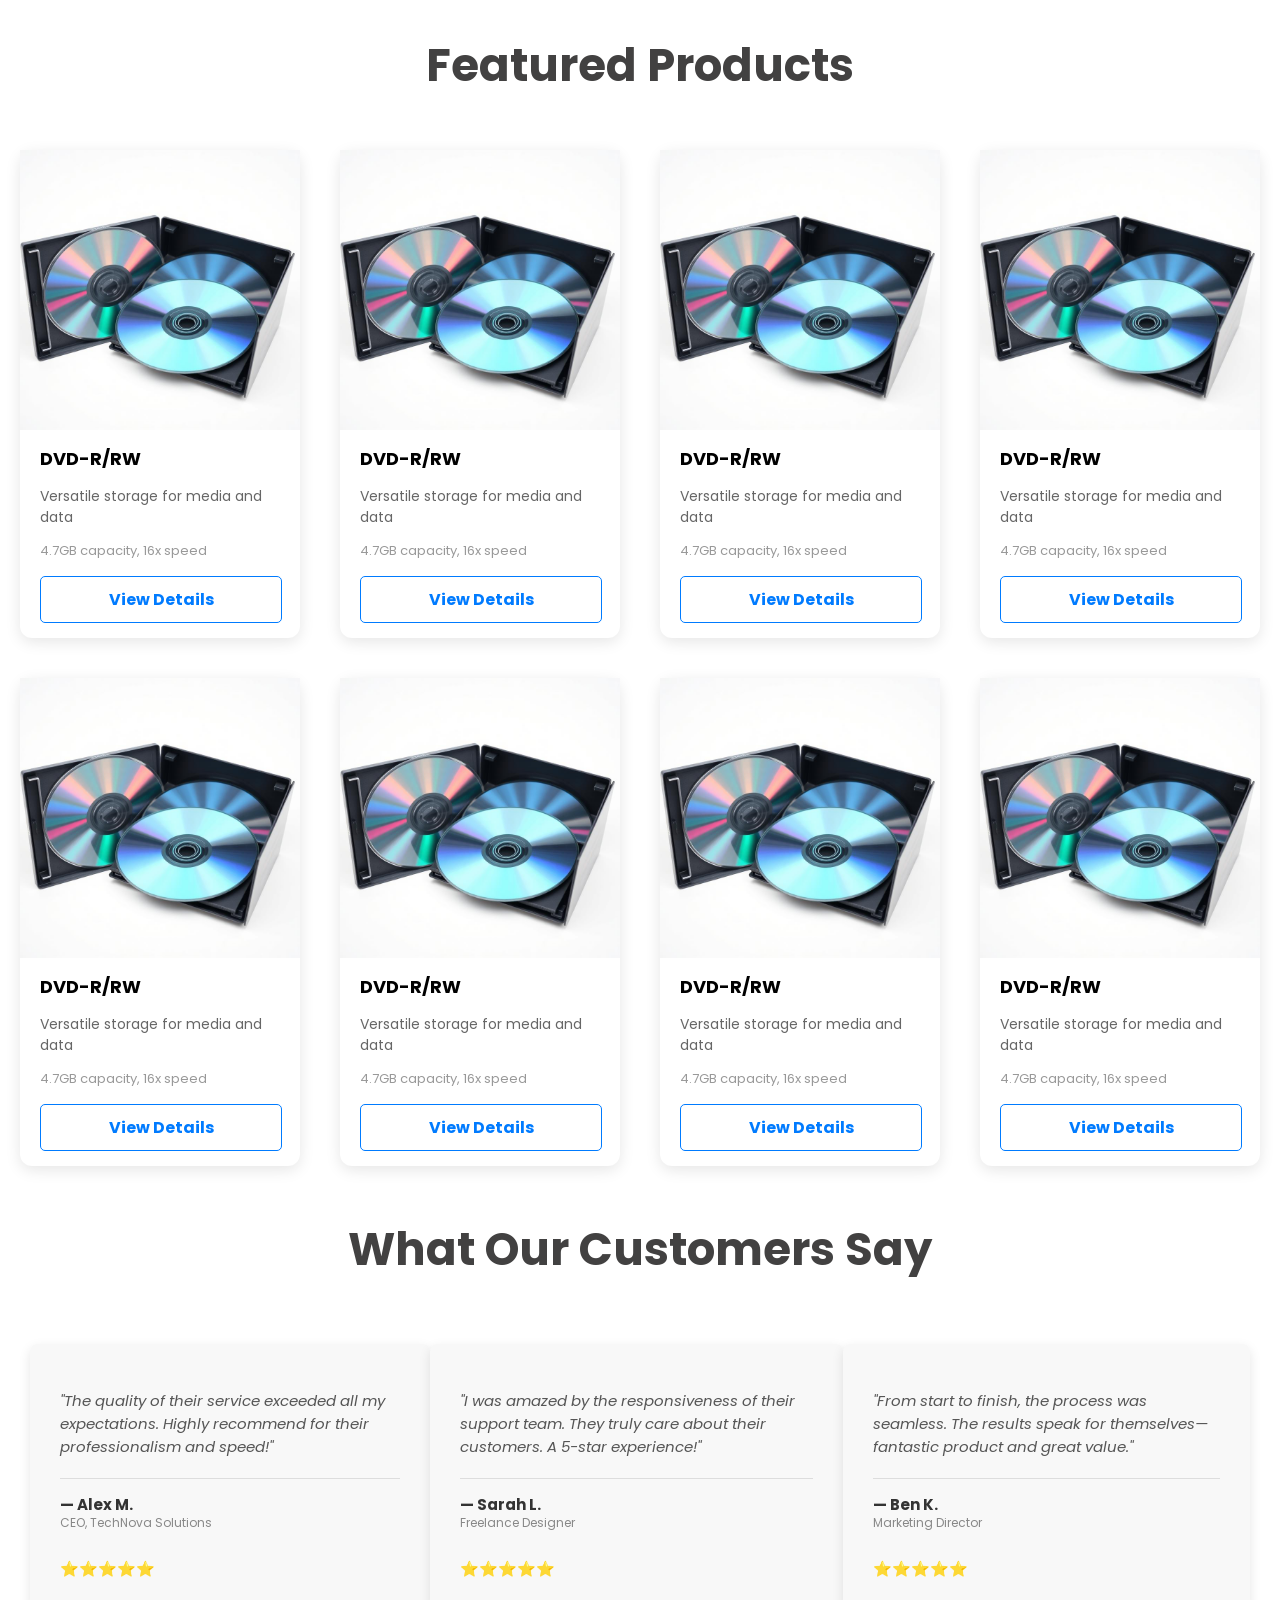
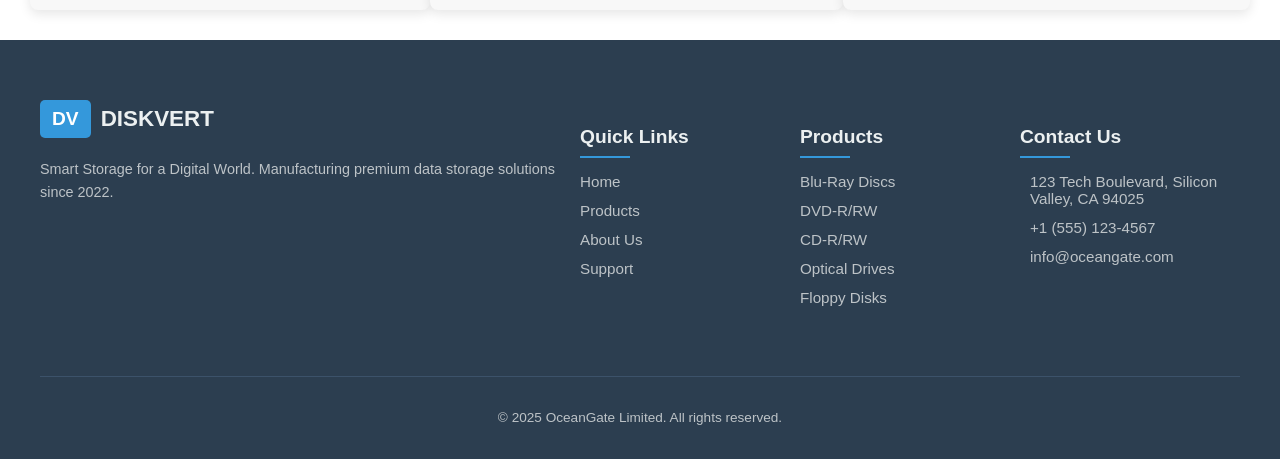
<file: indexnew.html>
<!DOCTYPE html>
<html lang="en">

<head>
    <meta charset="UTF-8">
    <meta name="viewport" content="width=device-width, initial-scale=1.0">
    <link rel="stylesheet" href="assets/css/newstyle.css">
    <link href="https://fonts.googleapis.com/css2?family=Poppins:wght@300;400;500;600;700&display=swap"
        rel="stylesheet">

    <title>Document</title>
</head>

<body>
    <header>
        <div class="container">
            <div class="row">
                <div class="col logo">
                    <div class="logo-img"><img src="assets/image/Diskvert logo.png" alt=""></div>
                </div>

                <div class="col navr">
                    <nav>
                        <ul>
                            <li><a href="indexnew.html">Home</a></li>
                            <li><a href="">Products</a></li>
                            <li><a href="">Compare</a></li>
                            <li><a href="">Support</a></li>
                            <li><a href="">WhereToBuy</a></li>
                            <li><a href="">AboutUs</a></li>
                            <li><a href="">ContactUs</a></li>
                        </ul>
                    </nav>
                </div>

                <div class="col"></div>
            </div>
        </div>
    </header>

    <!-- header end  -->

    <div class="container">
        <div class="row">
            <div class="col slider">
                <div class="bg-slide-1">
                    <div class="overlay"></div>
                    <div class="carousel-caption-custom">
                        <h1>Smart Storage for a Digital World</h1>
                        <p>Premium data storage devices trusted by professionals worldwide</p>
                    </div>
                </div>
            </div>
        </div>
    </div>

    <!-- Slider end -->

    <div class="container section-about">
        <div class="row">
            <div class="col">
                <div class="section-heading">
                    <h1>About Diskvert Limited</h1>
                </div>
                <div class="section-paragraph">
                    <p>Founded three years ago, DiskVert Limited has quickly established itself as <br> a leading
                        manufacturer of high-quality data storage devices. Our commitment to <br> innovation and
                        excellence drives us to deliver premium solutions for both local <br> and international markets.
                    </p>
                </div>
            </div>
        </div>

        <div class="row">
            <div class="col">
                <div class="section-paragraph">
                    <p>From cutting-edge Blu-Ray technology to reliable optical drives, we provide <br> comprehensive
                        storage solutions that meet the demanding needs of modern <br> businesses and professionals.
                    </p>
                </div>
            </div>
        </div>
    </div>

    <!-- About Section End -->

    <div class="conatainer cardsection">
        <div class="row">
            <div class="col">
                <div class="whychose">
                    <h1>Why Choose Diskvert?</h1>
                </div>
            </div>
        </div>


        <div class="row">
            <div class="col">
                <div class="cards-container">
                    <div class="card">
                        <div class="card-icon">🛡️</div>
                        <h3>Premium Quality</h3>
                        <p>Military-grade durability with extended lifespan for critical data preservation</p>
                    </div>

                    <div class="card">
                        <div class="card-icon">⚡</div>
                        <h3>High Performance</h3>
                        <p>Ultra-fast read/write speeds up to 16x for maximum productivity</p>
                    </div>

                    <div class="card">
                        <div class="card-icon">🌐</div>
                        <h3>Global Reach</h3>
                        <p>Trusted by professionals in over 50 countries worldwide</p>
                    </div>
                </div>
            </div>
        </div>
    </div>

    <!-- card section end -->


    <div class="container">

        <div class="row">
            <div class="col">
                <div class="card-heading">
                    <h1>Featured Products</h1>
                </div>
            </div>
        </div>
        <div class="row">
            <div class="col cardcolum">
                <div class="product-list">
                    <div class="product-col">
                        <div class="product-card">
                            <img src="assets/image/product.jpg" alt="DVD-R/RW">
                            <div class="product-content">
                                <h2 class="product-title">DVD-R/RW</h2>
                                <p class="product-desc">Versatile storage for media and data</p>
                                <p class="product-info">4.7GB capacity, 16x speed</p>
                                <a href="#" class="product-btn">View Details</a>
                            </div>
                        </div>
                    </div>
                </div>
            </div>

            <div class="col cardcolum">
                <div class="product-list">
                    <div class="product-col">
                        <div class="product-card">
                            <img src="assets/image/product.jpg" alt="DVD-R/RW">
                            <div class="product-content">
                                <h2 class="product-title">DVD-R/RW</h2>
                                <p class="product-desc">Versatile storage for media and data</p>
                                <p class="product-info">4.7GB capacity, 16x speed</p>
                                <a href="#" class="product-btn">View Details</a>
                            </div>
                        </div>
                    </div>
                </div>
            </div>

            <div class="col cardcolum">
                <div class="product-list">
                    <div class="product-col">
                        <div class="product-card">
                            <img src="assets/image/product.jpg" alt="DVD-R/RW">
                            <div class="product-content">
                                <h2 class="product-title">DVD-R/RW</h2>
                                <p class="product-desc">Versatile storage for media and data</p>
                                <p class="product-info">4.7GB capacity, 16x speed</p>
                                <a href="#" class="product-btn">View Details</a>
                            </div>
                        </div>
                    </div>
                </div>
            </div>


            <div class="col cardcolum">
                <div class="product-list">
                    <div class="product-col">
                        <div class="product-card">
                            <img src="assets/image/product.jpg" alt="DVD-R/RW">
                            <div class="product-content">
                                <h2 class="product-title">DVD-R/RW</h2>
                                <p class="product-desc">Versatile storage for media and data</p>
                                <p class="product-info">4.7GB capacity, 16x speed</p>
                                <a href="#" class="product-btn">View Details</a>
                            </div>
                        </div>
                    </div>
                </div>
            </div>
        </div>

        <div class="row">
            <div class="col cardcolum">
                <div class="product-list">
                    <div class="product-col">
                        <div class="product-card">
                            <img src="assets/image/product.jpg" alt="DVD-R/RW">
                            <div class="product-content">
                                <h2 class="product-title">DVD-R/RW</h2>
                                <p class="product-desc">Versatile storage for media and data</p>
                                <p class="product-info">4.7GB capacity, 16x speed</p>
                                <a href="#" class="product-btn">View Details</a>
                            </div>
                        </div>
                    </div>
                </div>
            </div>

            <div class="col cardcolum">
                <div class="product-list">
                    <div class="product-col">
                        <div class="product-card">
                            <img src="assets/image/product.jpg" alt="DVD-R/RW">
                            <div class="product-content">
                                <h2 class="product-title">DVD-R/RW</h2>
                                <p class="product-desc">Versatile storage for media and data</p>
                                <p class="product-info">4.7GB capacity, 16x speed</p>
                                <a href="#" class="product-btn">View Details</a>
                            </div>
                        </div>
                    </div>
                </div>
            </div>

            <div class="col cardcolum">
                <div class="product-list">
                    <div class="product-col">
                        <div class="product-card">
                            <img src="assets/image/product.jpg" alt="DVD-R/RW">
                            <div class="product-content">
                                <h2 class="product-title">DVD-R/RW</h2>
                                <p class="product-desc">Versatile storage for media and data</p>
                                <p class="product-info">4.7GB capacity, 16x speed</p>
                                <a href="#" class="product-btn">View Details</a>
                            </div>
                        </div>
                    </div>
                </div>
            </div>


            <div class="col cardcolum">
                <div class="product-list">
                    <div class="product-col">
                        <div class="product-card">
                            <img src="assets/image/product.jpg" alt="DVD-R/RW">
                            <div class="product-content">
                                <h2 class="product-title">DVD-R/RW</h2>
                                <p class="product-desc">Versatile storage for media and data</p>
                                <p class="product-info">4.7GB capacity, 16x speed</p>
                                <a href="#" class="product-btn">View Details</a>
                            </div>
                        </div>
                    </div>
                </div>
            </div>
        </div>
    </div>

    <!-- card section end -->

    <div class="container">
        <div class="row">
            <div class="col">
                <div class="testimonial-header">
                    <h1>What Our Customers Say</h1>
                </div>
            </div>
        </div>

        <div class="testimonials-row">
            <div class="testimonial-card">
                <p class="quote">"The quality of their service exceeded all my expectations. Highly recommend for their
                    professionalism and speed!"</p>
                <p class="author">
                    <strong>— Alex M.</strong><br>
                    <span>CEO, TechNova Solutions</span>
                </p>
                <div class="stars">
                    ⭐⭐⭐⭐⭐
                </div>
            </div>

            <div class="testimonial-card">
                <p class="quote">"I was amazed by the responsiveness of their support team. They truly care about their
                    customers. A 5-star experience!"</p>
                <p class="author">
                    <strong>— Sarah L.</strong><br>
                    <span>Freelance Designer</span>
                </p>
                <div class="stars">
                    ⭐⭐⭐⭐⭐
                </div>
            </div>

            <div class="testimonial-card">
                <p class="quote">"From start to finish, the process was seamless. The results speak for
                    themselves—fantastic product and great value."</p>
                <p class="author">
                    <strong>— Ben K.</strong><br>
                    <span>Marketing Director</span>
                </p>
                <div class="stars">
                    ⭐⭐⭐⭐⭐
                </div>
            </div>
        </div>
    </div>

    <!-- testimonial section end -->

    <footer class="footer">
    <div class="footer-container">
        <div class="footer-grid">
            <div class="footer-col company-info">
                <div class="footer-logo">
                    <span class="logo-icon">DV</span>
                    <h3>DISKVERT</h3>
                </div>
                <p>Smart Storage for a Digital World. Manufacturing premium data storage solutions since 2022.</p>
                <div class="social-links">
                    <a href="#" aria-label="Facebook"><i class="fab fa-facebook-f"></i></a>
                    <a href="#" aria-label="Twitter"><i class="fab fa-twitter"></i></a>
                    <a href="#" aria-label="LinkedIn"><i class="fab fa-linkedin-in"></i></a>
                </div>
            </div>

            <div class="footer-col">
                <h4>Quick Links</h4>
                <ul>
                    <li><a href="#">Home</a></li>
                    <li><a href="#">Products</a></li>
                    <li><a href="#">About Us</a></li>
                    <li><a href="#">Support</a></li>
                </ul>
            </div>

            <div class="footer-col">
                <h4>Products</h4>
                <ul>
                    <li><a href="#">Blu-Ray Discs</a></li>
                    <li><a href="#">DVD-R/RW</a></li>
                    <li><a href="#">CD-R/RW</a></li>
                    <li><a href="#">Optical Drives</a></li>
                    <li><a href="#">Floppy Disks</a></li>
                </ul>
            </div>

            <div class="footer-col contact-info">
                <h4>Contact Us</h4>
                <ul>
                    <li>
                        <i class="fas fa-map-marker-alt"></i>
                        <span>123 Tech Boulevard, Silicon Valley, CA 94025</span>
                    </li>
                    <li>
                        <i class="fas fa-phone-alt"></i>
                        <span>+1 (555) 123-4567</span>
                    </li>
                    <li>
                        <i class="fas fa-envelope"></i>
                        <span>info@oceangate.com</span>
                    </li>
                </ul>
            </div>
        </div>

        <div class="footer-bottom">
            <p>&copy; 2025 OceanGate Limited. All rights reserved.</p>
        </div>
    </div>
</footer>
</body>

</html>
</file>
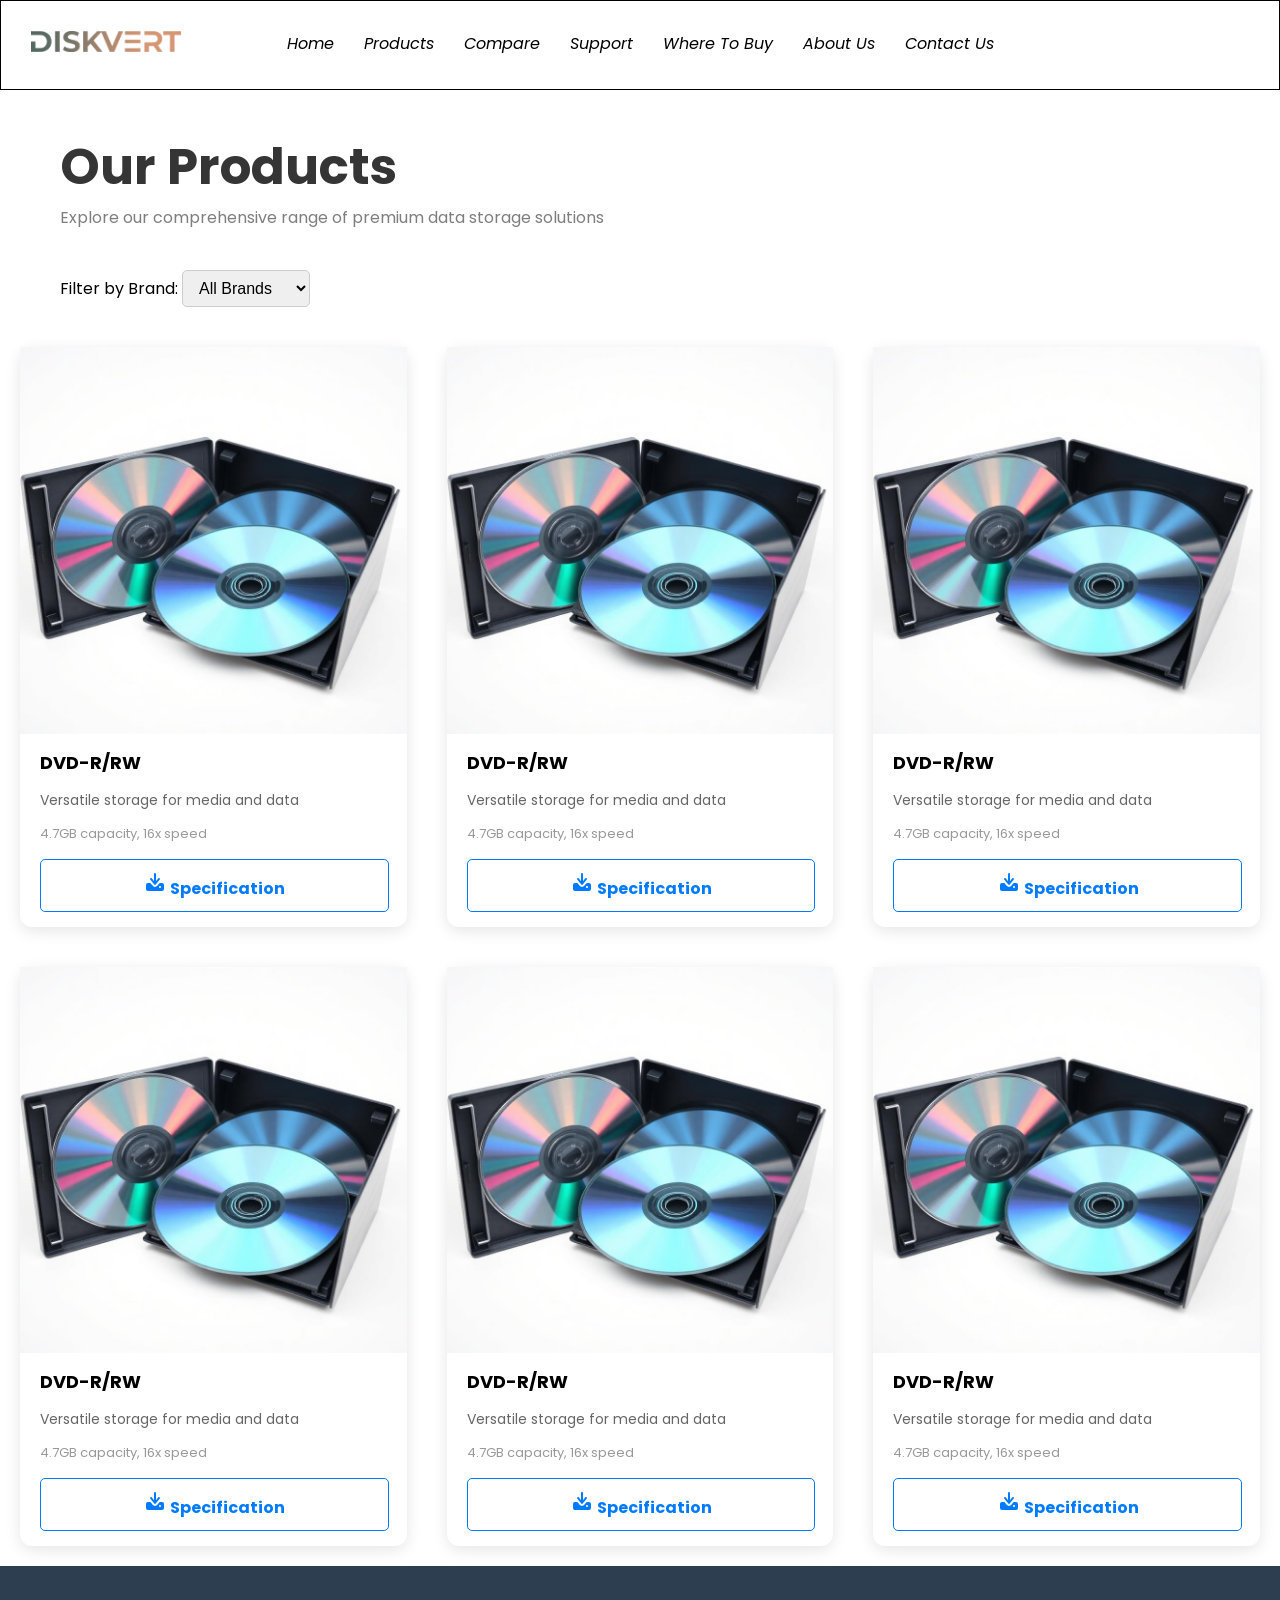
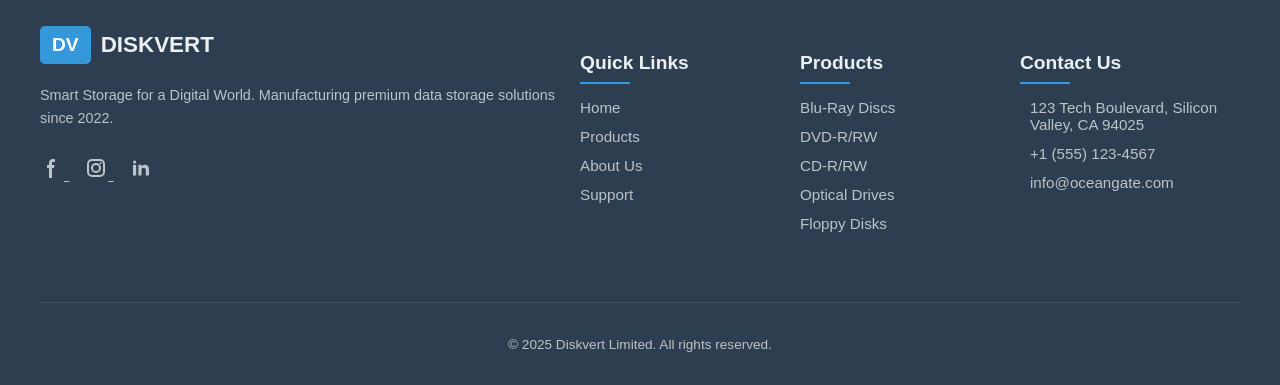
<file: Product.html>
<!DOCTYPE html>
<html lang="en">

<head>
    <meta charset="UTF-8">
    <meta name="viewport" content="width=device-width, initial-scale=1.0">
    <link rel="stylesheet" href="assets/css/newstyle.css">
    <link href="https://fonts.googleapis.com/css2?family=Poppins:wght@300;400;500;600;700&display=swap"
        rel="stylesheet">
    <link rel="stylesheet" href="assets/css/Mediaquery.css">

    <title>Diskvert</title>
</head>

<body>
    <header>
        <div class="container">
            <div class="row">
                <div class="col logo">
                    <div class="logo-img"><img src="assets/image/Logo.png" alt=""></div>
                </div>

                <div class="col navr">
                    <nav>
                        <ul>
                            <li><a href="index.html">Home</a></li>
                            <li><a href="Product.html">Products</a></li>
                            <li><a href="Compare.html">Compare</a></li>
                            <li><a href="Support.html">Support</a></li>
                            <li><a href="Where To Buy.html">Where To Buy</a></li>
                            <li><a href="about.html">About Us</a></li>
                            <li><a href="Contact.html">Contact Us</a></li>
                        </ul>
                    </nav>
                </div>

                <div class="col"></div>
            </div>
        </div>
    </header>

    <!-- header end -->

    <div class="contianer">
        <div class="row">
            <div class="col">
                <div class="product-heading">
                    <h1>Our Products</h1>
                    <p>Explore our comprehensive range of premium data storage solutions</p>
                </div>
            </div>
        </div>
    </div>

    <!-- product heading end  -->

    <div class="container">
        <div class="row">
            <div class="col">
                <div class="filter-section">
                    <label for="brand">Filter by Brand: </label>
                    <select id="brand">
                        <option value="All Brands">All Brands</option>
                        <option value="OceanGate">OceanGate</option>
                        <option value="Sony">Sony</option>
                        <option value="Samsung">Samsung</option>
                    </select>
                </div>
            </div>
        </div>
    </div>

    <!-- filter-section end -->


    <!-- product card section start -->

    <div class="container">
        <div class="row">
            <div class="col cardcolum">
                <div class="product-list">
                    <div class="product-col">
                        <div class="product-card">
                            <img src="assets/image/product.jpg" alt="DVD-R/RW">
                            <div class="product-content">
                                <h2 class="product-title">DVD-R/RW</h2>
                                <p class="product-desc">Versatile storage for media and data</p>
                                <p class="product-info">4.7GB capacity, 16x speed</p>
                                <a href="#" class="product-btn">
                                    <svg class="w-[37px] h-[37px] text-gray-800 dark:text-white" aria-hidden="true"
                                        xmlns="http://www.w3.org/2000/svg" width="24" height="24" fill="currentColor"
                                        viewBox="0 0 24 24">
                                        <path fill-rule="evenodd"
                                            d="M13 11.15V4a1 1 0 1 0-2 0v7.15L8.78 8.374a1 1 0 1 0-1.56 1.25l4 5a1 1 0 0 0 1.56 0l4-5a1 1 0 1 0-1.56-1.25L13 11.15Z"
                                            clip-rule="evenodd" />
                                        <path fill-rule="evenodd"
                                            d="M9.657 15.874 7.358 13H5a2 2 0 0 0-2 2v4a2 2 0 0 0 2 2h14a2 2 0 0 0 2-2v-4a2 2 0 0 0-2-2h-2.358l-2.3 2.874a3 3 0 0 1-4.685 0ZM17 16a1 1 0 1 0 0 2h.01a1 1 0 1 0 0-2H17Z"
                                            clip-rule="evenodd" />
                                    </svg>
                                    Specification</a>
                            </div>
                        </div>
                    </div>
                </div>
            </div>

            <div class="col cardcolum">
                <div class="product-list">
                    <div class="product-col">
                        <div class="product-card">
                            <img src="assets/image/product.jpg" alt="DVD-R/RW">
                            <div class="product-content">
                                <h2 class="product-title">DVD-R/RW</h2>
                                <p class="product-desc">Versatile storage for media and data</p>
                                <p class="product-info">4.7GB capacity, 16x speed</p>
                                <a href="#" class="product-btn">
                                    <svg class="w-[37px] h-[37px] text-gray-800 dark:text-white" aria-hidden="true"
                                        xmlns="http://www.w3.org/2000/svg" width="24" height="24" fill="currentColor"
                                        viewBox="0 0 24 24">
                                        <path fill-rule="evenodd"
                                            d="M13 11.15V4a1 1 0 1 0-2 0v7.15L8.78 8.374a1 1 0 1 0-1.56 1.25l4 5a1 1 0 0 0 1.56 0l4-5a1 1 0 1 0-1.56-1.25L13 11.15Z"
                                            clip-rule="evenodd" />
                                        <path fill-rule="evenodd"
                                            d="M9.657 15.874 7.358 13H5a2 2 0 0 0-2 2v4a2 2 0 0 0 2 2h14a2 2 0 0 0 2-2v-4a2 2 0 0 0-2-2h-2.358l-2.3 2.874a3 3 0 0 1-4.685 0ZM17 16a1 1 0 1 0 0 2h.01a1 1 0 1 0 0-2H17Z"
                                            clip-rule="evenodd" />
                                    </svg>
                                    Specification</a>
                                </a>
                            </div>
                        </div>
                    </div>
                </div>
            </div>

            <div class="col cardcolum">
                <div class="product-list">
                    <div class="product-col">
                        <div class="product-card">
                            <img src="assets/image/product.jpg" alt="DVD-R/RW">
                            <div class="product-content">
                                <h2 class="product-title">DVD-R/RW</h2>
                                <p class="product-desc">Versatile storage for media and data</p>
                                <p class="product-info">4.7GB capacity, 16x speed</p>
                                <a href="#" class="product-btn">
                                    <svg class="w-[37px] h-[37px] text-gray-800 dark:text-white" aria-hidden="true"
                                        xmlns="http://www.w3.org/2000/svg" width="24" height="24" fill="currentColor"
                                        viewBox="0 0 24 24">
                                        <path fill-rule="evenodd"
                                            d="M13 11.15V4a1 1 0 1 0-2 0v7.15L8.78 8.374a1 1 0 1 0-1.56 1.25l4 5a1 1 0 0 0 1.56 0l4-5a1 1 0 1 0-1.56-1.25L13 11.15Z"
                                            clip-rule="evenodd" />
                                        <path fill-rule="evenodd"
                                            d="M9.657 15.874 7.358 13H5a2 2 0 0 0-2 2v4a2 2 0 0 0 2 2h14a2 2 0 0 0 2-2v-4a2 2 0 0 0-2-2h-2.358l-2.3 2.874a3 3 0 0 1-4.685 0ZM17 16a1 1 0 1 0 0 2h.01a1 1 0 1 0 0-2H17Z"
                                            clip-rule="evenodd" />
                                    </svg>
                                    Specification</a>
                                </a>
                            </div>
                        </div>
                    </div>
                </div>
            </div>

        </div>

        <div class="row">
            <div class="col cardcolum">
                <div class="product-list">
                    <div class="product-col">
                        <div class="product-card">
                            <img src="assets/image/product.jpg" alt="DVD-R/RW">
                            <div class="product-content">
                                <h2 class="product-title">DVD-R/RW</h2>
                                <p class="product-desc">Versatile storage for media and data</p>
                                <p class="product-info">4.7GB capacity, 16x speed</p>
                                <a href="#" class="product-btn">
                                    <svg class="w-[37px] h-[37px] text-gray-800 dark:text-white" aria-hidden="true"
                                        xmlns="http://www.w3.org/2000/svg" width="24" height="24" fill="currentColor"
                                        viewBox="0 0 24 24">
                                        <path fill-rule="evenodd"
                                            d="M13 11.15V4a1 1 0 1 0-2 0v7.15L8.78 8.374a1 1 0 1 0-1.56 1.25l4 5a1 1 0 0 0 1.56 0l4-5a1 1 0 1 0-1.56-1.25L13 11.15Z"
                                            clip-rule="evenodd" />
                                        <path fill-rule="evenodd"
                                            d="M9.657 15.874 7.358 13H5a2 2 0 0 0-2 2v4a2 2 0 0 0 2 2h14a2 2 0 0 0 2-2v-4a2 2 0 0 0-2-2h-2.358l-2.3 2.874a3 3 0 0 1-4.685 0ZM17 16a1 1 0 1 0 0 2h.01a1 1 0 1 0 0-2H17Z"
                                            clip-rule="evenodd" />
                                    </svg>
                                    Specification</a>
                                </a>
                            </div>
                        </div>
                    </div>
                </div>
            </div>

            <div class="col cardcolum">
                <div class="product-list">
                    <div class="product-col">
                        <div class="product-card">
                            <img src="assets/image/product.jpg" alt="DVD-R/RW">
                            <div class="product-content">
                                <h2 class="product-title">DVD-R/RW</h2>
                                <p class="product-desc">Versatile storage for media and data</p>
                                <p class="product-info">4.7GB capacity, 16x speed</p>
                                <a href="#" class="product-btn">
                                    <svg class="w-[37px] h-[37px] text-gray-800 dark:text-white" aria-hidden="true"
                                        xmlns="http://www.w3.org/2000/svg" width="24" height="24" fill="currentColor"
                                        viewBox="0 0 24 24">
                                        <path fill-rule="evenodd"
                                            d="M13 11.15V4a1 1 0 1 0-2 0v7.15L8.78 8.374a1 1 0 1 0-1.56 1.25l4 5a1 1 0 0 0 1.56 0l4-5a1 1 0 1 0-1.56-1.25L13 11.15Z"
                                            clip-rule="evenodd" />
                                        <path fill-rule="evenodd"
                                            d="M9.657 15.874 7.358 13H5a2 2 0 0 0-2 2v4a2 2 0 0 0 2 2h14a2 2 0 0 0 2-2v-4a2 2 0 0 0-2-2h-2.358l-2.3 2.874a3 3 0 0 1-4.685 0ZM17 16a1 1 0 1 0 0 2h.01a1 1 0 1 0 0-2H17Z"
                                            clip-rule="evenodd" />
                                    </svg>
                                    Specification</a>
                                </a>
                            </div>
                        </div>
                    </div>
                </div>
            </div>

            <div class="col cardcolum">
                <div class="product-list">
                    <div class="product-col">
                        <div class="product-card">
                            <img src="assets/image/product.jpg" alt="DVD-R/RW">
                            <div class="product-content">
                                <h2 class="product-title">DVD-R/RW</h2>
                                <p class="product-desc">Versatile storage for media and data</p>
                                <p class="product-info">4.7GB capacity, 16x speed</p>
                                <a href="#" class="product-btn">
                                    <svg class="w-[37px] h-[37px] text-gray-800 dark:text-white" aria-hidden="true"
                                        xmlns="http://www.w3.org/2000/svg" width="24" height="24" fill="currentColor"
                                        viewBox="0 0 24 24">
                                        <path fill-rule="evenodd"
                                            d="M13 11.15V4a1 1 0 1 0-2 0v7.15L8.78 8.374a1 1 0 1 0-1.56 1.25l4 5a1 1 0 0 0 1.56 0l4-5a1 1 0 1 0-1.56-1.25L13 11.15Z"
                                            clip-rule="evenodd" />
                                        <path fill-rule="evenodd"
                                            d="M9.657 15.874 7.358 13H5a2 2 0 0 0-2 2v4a2 2 0 0 0 2 2h14a2 2 0 0 0 2-2v-4a2 2 0 0 0-2-2h-2.358l-2.3 2.874a3 3 0 0 1-4.685 0ZM17 16a1 1 0 1 0 0 2h.01a1 1 0 1 0 0-2H17Z"
                                            clip-rule="evenodd" />
                                    </svg>
                                    Specification</a>
                                </a>
                            </div>
                        </div>
                    </div>
                </div>
            </div>
        </div>
    </div>

    <!-- footer start -->
    <footer class="footer">
        <div class="footer-container">
            <div class="footer-grid">
                <div class="footer-col company-info">
                    <div class="footer-logo">
                        <span class="logo-icon">DV</span>
                        <h3>DISKVERT</h3>
                    </div>
                    <p>Smart Storage for a Digital World. Manufacturing premium data storage solutions since 2022.</p>
                    <div class="social-links">
                        <a href="" aria-label="Facebook"><svg class="w-6 h-6 text-gray-800 dark:text-white"
                                aria-hidden="true" xmlns="http://www.w3.org/2000/svg" width="24" height="24"
                                fill="currentColor" viewBox="0 0 24 24">
                                <path fill-rule="evenodd"
                                    d="M13.135 6H15V3h-1.865a4.147 4.147 0 0 0-4.142 4.142V9H7v3h2v9.938h3V12h2.021l.592-3H12V6.591A.6.6 0 0 1 12.592 6h.543Z"
                                    clip-rule="evenodd" />
                            </svg>
                        </a>
                        <a href="#" aria-label="Instagram"><svg class="w-6 h-6 text-gray-800 dark:text-white"
                                aria-hidden="true" xmlns="http://www.w3.org/2000/svg" width="24" height="24" fill="none"
                                viewBox="0 0 24 24">
                                <path fill="currentColor" fill-rule="evenodd"
                                    d="M3 8a5 5 0 0 1 5-5h8a5 5 0 0 1 5 5v8a5 5 0 0 1-5 5H8a5 5 0 0 1-5-5V8Zm5-3a3 3 0 0 0-3 3v8a3 3 0 0 0 3 3h8a3 3 0 0 0 3-3V8a3 3 0 0 0-3-3H8Zm7.597 2.214a1 1 0 0 1 1-1h.01a1 1 0 1 1 0 2h-.01a1 1 0 0 1-1-1ZM12 9a3 3 0 1 0 0 6 3 3 0 0 0 0-6Zm-5 3a5 5 0 1 1 10 0 5 5 0 0 1-10 0Z"
                                    clip-rule="evenodd" />
                            </svg>
                        </a>
                        <a href="#" aria-label="LinkedIn"><svg class="w-6 h-6 text-gray-800 dark:text-white"
                                aria-hidden="true" xmlns="http://www.w3.org/2000/svg" width="24" height="24"
                                fill="currentColor" viewBox="0 0 24 24">
                                <path fill-rule="evenodd"
                                    d="M12.51 8.796v1.697a3.738 3.738 0 0 1 3.288-1.684c3.455 0 4.202 2.16 4.202 4.97V19.5h-3.2v-5.072c0-1.21-.244-2.766-2.128-2.766-1.827 0-2.139 1.317-2.139 2.676V19.5h-3.19V8.796h3.168ZM7.2 6.106a1.61 1.61 0 0 1-.988 1.483 1.595 1.595 0 0 1-1.743-.348A1.607 1.607 0 0 1 5.6 4.5a1.601 1.601 0 0 1 1.6 1.606Z"
                                    clip-rule="evenodd" />
                                <path d="M7.2 8.809H4V19.5h3.2V8.809Z" />
                            </svg>
                        </a>
                    </div>
                </div>

                <div class="footer-col">
                    <h4>Quick Links</h4>
                    <ul>
                        <li><a href="index.html">Home</a></li>
                        <li><a href="Product.html">Products</a></li>
                        <li><a href="about.html">About Us</a></li>
                        <li><a href="Support.html">Support</a></li>
                    </ul>
                </div>

                <div class="footer-col">
                    <h4>Products</h4>
                    <ul>
                        <li><a href="#">Blu-Ray Discs</a></li>
                        <li><a href="#">DVD-R/RW</a></li>
                        <li><a href="#">CD-R/RW</a></li>
                        <li><a href="#">Optical Drives</a></li>
                        <li><a href="#">Floppy Disks</a></li>
                    </ul>
                </div>

                <div class="footer-col contact-info">
                    <h4>Contact Us</h4>
                    <ul>
                        <li>
                            <i class="fas fa-map-marker-alt"></i>
                            <span>123 Tech Boulevard, Silicon Valley, CA 94025</span>
                        </li>
                        <li>
                            <i class="fas fa-phone-alt"></i>
                            <span>+1 (555) 123-4567</span>
                        </li>
                        <li>
                            <i class="fas fa-envelope"></i>
                            <span>info@oceangate.com</span>
                        </li>
                    </ul>
                </div>
            </div>

            <div class="footer-bottom">
                <p>&copy; 2025 Diskvert Limited. All rights reserved.</p>
            </div>
        </div>
    </footer>
</body>

</html>
</file>
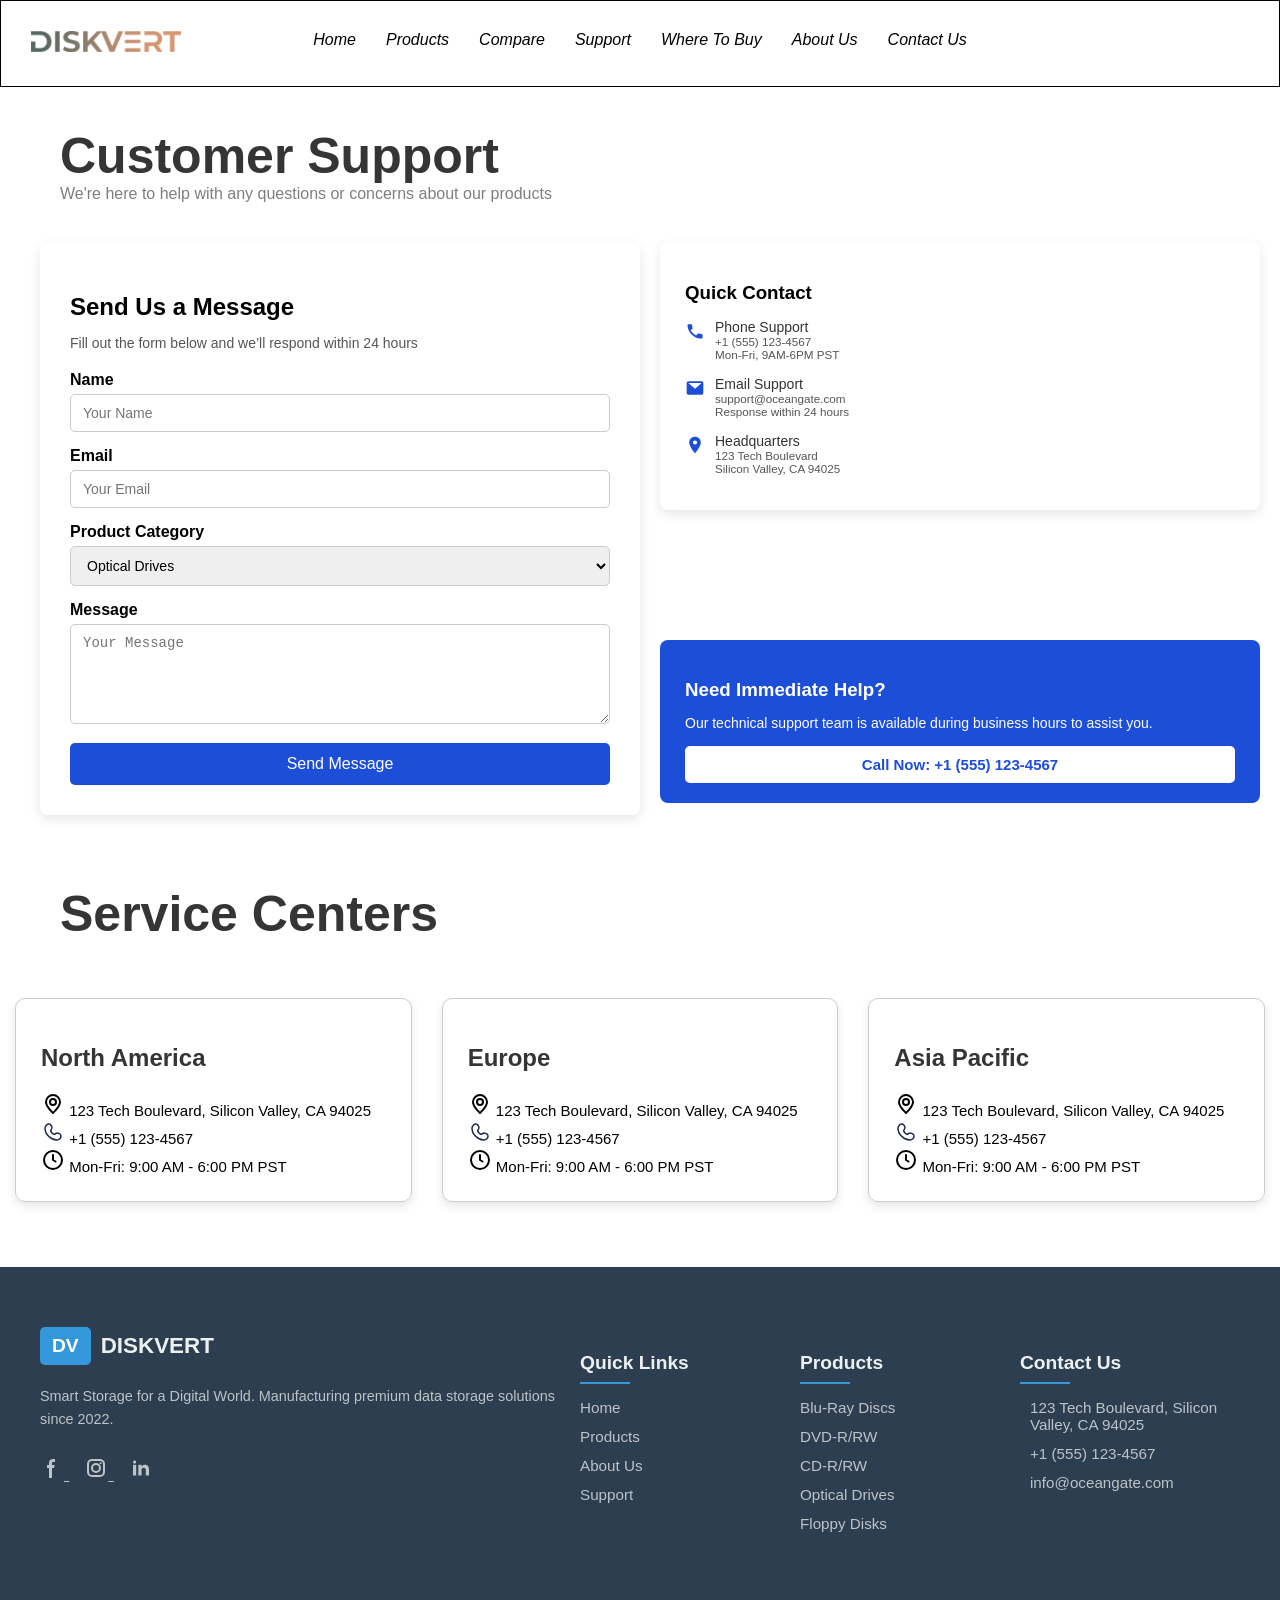
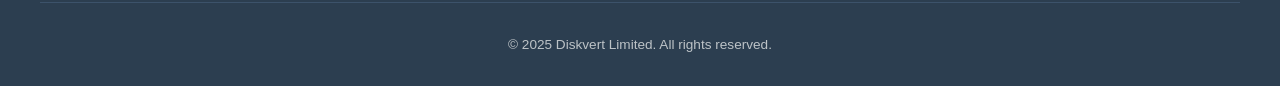
<file: Support.html>
<!DOCTYPE html>
<html lang="en">

<head>
    <meta charset="UTF-8">
    <meta name="viewport" content="width=device-width, initial-scale=1.0">
    <link rel="stylesheet" href="assets/css/newstyle.css">
    <link rel="stylesheet" href="assets/css/Mediaquery.css">
    <title>Document</title>
</head>

<body>


    <header>
        <div class="container">
            <div class="row">
                <div class="col logo">
                    <div class="logo-img"><img src="assets/image/Logo.png" alt=""></div>
                </div>

                <div class="col navr">
                    <nav>
                        <ul>
                            <li><a href="index.html">Home</a></li>
                            <li><a href="Product.html">Products</a></li>
                            <li><a href="Compare.html">Compare</a></li>
                            <li><a href="Support.html">Support</a></li>
                            <li><a href="Where To Buy.html">Where To Buy</a></li>
                            <li><a href="about.html">About Us</a></li>
                            <li><a href="Contact.html">Contact Us</a></li>
                        </ul>
                    </nav>
                </div>

                <div class="col"></div>
            </div>
        </div>
    </header>

    <div class="container">

        <div class="row">
            <div class="col">
                <div class="col">
                    <div class="product-heading">
                        <h1>Customer Support</h1>
                        <p>We're here to help with any questions or concerns about our products</p>
                    </div>
                </div>
            </div>
        </div>


        <div class="row">
            <div class="col form">
                <div class="contact-form">
                    <h2>Send Us a Message</h2>
                    <p>Fill out the form below and we’ll respond within 24 hours</p>
                    <form>
                        <label for="name">Name</label>
                        <input type="text" id="name" placeholder="Your Name">

                        <label for="email">Email</label>
                        <input type="email" id="email" placeholder="Your Email">

                        <label for="category">Product Category</label>
                        <select id="category">
                            <option>Optical Drives</option>
                            <option>Hard Drives</option>
                            <option>Memory</option>
                            <option>Motherboards</option>
                        </select>

                        <label for="message">Message</label>
                        <textarea id="message" placeholder="Your Message"></textarea>

                        <button type="submit">Send Message</button>
                    </form>
                </div>
            </div>

            <div class="col Quik-box">

                <div class="info-section">
                    <div class="info-box">
                        <h3>Quick Contact</h3>
                        <div class="info-item">
                            <svg xmlns="http://www.w3.org/2000/svg" viewBox="0 0 24 24">
                                <path
                                    d="M6.62 10.79a15.05 15.05 0 006.59 6.59l2.2-2.2a1 1 0 011.11-.21 11.36 11.36 0 003.56.57 1 1 0 011 1v3.6a1 1 0 01-1 1A17 17 0 013 5a1 1 0 011-1h3.6a1 1 0 011 1 11.36 11.36 0 00.57 3.56 1 1 0 01-.21 1.11z" />
                            </svg>
                            <div>
                                Phone Support
                                <small>+1 (555) 123-4567 <br>Mon-Fri, 9AM-6PM PST</small>
                            </div>
                        </div>
                        <div class="info-item">
                            <svg xmlns="http://www.w3.org/2000/svg" viewBox="0 0 24 24">
                                <path
                                    d="M20 4H4a2 2 0 00-2 2v12a2 2 0 002 2h16a2 2 0 002-2V6a2 2 0 00-2-2zm0 2v.01L12 13 4 6.01V6h16z" />
                            </svg>
                            <div>
                                Email Support
                                <small>support@oceangate.com <br>Response within 24 hours</small>
                            </div>
                        </div>
                        <div class="info-item">
                            <svg xmlns="http://www.w3.org/2000/svg" viewBox="0 0 24 24">
                                <path
                                    d="M12 2C8.13 2 5 5.13 5 9c0 5.25 7 13 7 13s7-7.75 7-13c0-3.87-3.13-7-7-7zm0 9.5a2.5 2.5 0 110-5 2.5 2.5 0 010 5z" />
                            </svg>
                            <div>
                                Headquarters
                                <small>123 Tech Boulevard <br>Silicon Valley, CA 94025</small>
                            </div>
                        </div>
                    </div>

                    <div class="box">
                        <h3>Need Immediate Help?</h3>
                        <p>Our technical support team is available during business hours to assist you.</p>
                        <button>Call Now: +1 (555) 123-4567</button>
                    </div>
                </div>
            </div>
        </div>


        <div class="container">
            <div class="row">
                <div class="col">
                    <div class="product-heading">
                        <h1>Service Centers</h1>
                    </div>
                </div>
            </div>
        </div>

        <div class="container">
            <div class="row service">
                <div class="col c1">
                    <div class="Service-head">
                        <div class="service-heading">
                            <h2>North America</h2>
                        </div>
                        <div class="service-items">
                            <a href="icon.svg" download>
                                <img src="assets/icon/Location.svg" alt="Download Icon" width="24px">
                                123 Tech Boulevard, Silicon Valley, CA 94025
                            </a>
                        </div>

                        <div class="service-items">
                            <a href="icon.svg" download>
                                <img src="assets/icon/Phone.svg" alt="Download Icon" width="24px">
                                +1 (555) 123-4567
                            </a>
                        </div>

                        <div class="service-items">
                            <a href="icon.svg" download>
                                <img src="assets/icon/clock.svg" alt="Download Icon" width="24px">
                                Mon-Fri: 9:00 AM - 6:00 PM PST
                            </a>
                        </div>
                    </div>
                </div>

                <div class="col c1">
                    <div class="Service-head">
                        <div class="service-heading">
                            <h2>Europe</h2>
                        </div>
                        <div class="service-items">
                            <a href="icon.svg" download>
                                <img src="assets/icon/Location.svg" alt="Download Icon" width="24px">
                                123 Tech Boulevard, Silicon Valley, CA 94025
                            </a>
                        </div>

                        <div class="service-items">
                            <a href="icon.svg" download>
                                <img src="assets/icon/Phone.svg" alt="Download Icon" width="24px">
                                +1 (555) 123-4567
                            </a>
                        </div>

                        <div class="service-items">
                            <a href="icon.svg" download>
                                <img src="assets/icon/clock.svg" alt="Download Icon" width="24px">
                                Mon-Fri: 9:00 AM - 6:00 PM PST
                            </a>
                        </div>
                    </div>
                </div>


                <div class="col c1">
                    <div class="Service-head">
                        <div class="service-heading">
                            <h2>Asia Pacific</h2>
                        </div>
                        <div class="service-items">
                            <a href="icon.svg" download>
                                <img src="assets/icon/Location.svg" alt="Download Icon" width="24px">
                                123 Tech Boulevard, Silicon Valley, CA 94025
                            </a>
                        </div>

                        <div class="service-items">
                            <a href="icon.svg" download>
                                <img src="assets/icon/Phone.svg" alt="Download Icon" width="24px">
                                +1 (555) 123-4567
                            </a>
                        </div>

                        <div class="service-items">
                            <a href="icon.svg" download>
                                <img src="assets/icon/clock.svg" alt="Download Icon" width="24px">
                                Mon-Fri: 9:00 AM - 6:00 PM PST
                            </a>
                        </div>
                    </div>
                </div>

            </div>
        </div>

        <footer class="footer">
            <div class="footer-container">
                <div class="footer-grid">
                    <div class="footer-col company-info">
                        <div class="footer-logo">
                            <span class="logo-icon">DV</span>
                            <h3>DISKVERT</h3>
                        </div>
                        <p>Smart Storage for a Digital World. Manufacturing premium data storage solutions since 2022.
                        </p>
                        <div class="social-links">
                            <a href="" aria-label="Facebook"><svg class="w-6 h-6 text-gray-800 dark:text-white"
                                    aria-hidden="true" xmlns="http://www.w3.org/2000/svg" width="24" height="24"
                                    fill="currentColor" viewBox="0 0 24 24">
                                    <path fill-rule="evenodd"
                                        d="M13.135 6H15V3h-1.865a4.147 4.147 0 0 0-4.142 4.142V9H7v3h2v9.938h3V12h2.021l.592-3H12V6.591A.6.6 0 0 1 12.592 6h.543Z"
                                        clip-rule="evenodd" />
                                </svg>
                            </a>
                            <a href="#" aria-label="Instagram"><svg class="w-6 h-6 text-gray-800 dark:text-white"
                                    aria-hidden="true" xmlns="http://www.w3.org/2000/svg" width="24" height="24"
                                    fill="none" viewBox="0 0 24 24">
                                    <path fill="currentColor" fill-rule="evenodd"
                                        d="M3 8a5 5 0 0 1 5-5h8a5 5 0 0 1 5 5v8a5 5 0 0 1-5 5H8a5 5 0 0 1-5-5V8Zm5-3a3 3 0 0 0-3 3v8a3 3 0 0 0 3 3h8a3 3 0 0 0 3-3V8a3 3 0 0 0-3-3H8Zm7.597 2.214a1 1 0 0 1 1-1h.01a1 1 0 1 1 0 2h-.01a1 1 0 0 1-1-1ZM12 9a3 3 0 1 0 0 6 3 3 0 0 0 0-6Zm-5 3a5 5 0 1 1 10 0 5 5 0 0 1-10 0Z"
                                        clip-rule="evenodd" />
                                </svg>
                            </a>
                            <a href="#" aria-label="LinkedIn"><svg class="w-6 h-6 text-gray-800 dark:text-white"
                                    aria-hidden="true" xmlns="http://www.w3.org/2000/svg" width="24" height="24"
                                    fill="currentColor" viewBox="0 0 24 24">
                                    <path fill-rule="evenodd"
                                        d="M12.51 8.796v1.697a3.738 3.738 0 0 1 3.288-1.684c3.455 0 4.202 2.16 4.202 4.97V19.5h-3.2v-5.072c0-1.21-.244-2.766-2.128-2.766-1.827 0-2.139 1.317-2.139 2.676V19.5h-3.19V8.796h3.168ZM7.2 6.106a1.61 1.61 0 0 1-.988 1.483 1.595 1.595 0 0 1-1.743-.348A1.607 1.607 0 0 1 5.6 4.5a1.601 1.601 0 0 1 1.6 1.606Z"
                                        clip-rule="evenodd" />
                                    <path d="M7.2 8.809H4V19.5h3.2V8.809Z" />
                                </svg>
                            </a>
                        </div>
                    </div>

                    <div class="footer-col">
                        <h4>Quick Links</h4>
                        <ul>
                            <li><a href="index.html">Home</a></li>
                            <li><a href="Product.html">Products</a></li>
                            <li><a href="#">About Us</a></li>
                            <li><a href="Support.html">Support</a></li>
                        </ul>
                    </div>

                    <div class="footer-col">
                        <h4>Products</h4>
                        <ul>
                            <li><a href="#">Blu-Ray Discs</a></li>
                            <li><a href="#">DVD-R/RW</a></li>
                            <li><a href="#">CD-R/RW</a></li>
                            <li><a href="#">Optical Drives</a></li>
                            <li><a href="#">Floppy Disks</a></li>
                        </ul>
                    </div>

                    <div class="footer-col contact-info">
                        <h4>Contact Us</h4>
                        <ul>
                            <li>
                                <i class="fas fa-map-marker-alt"></i>
                                <span>123 Tech Boulevard, Silicon Valley, CA 94025</span>
                            </li>
                            <li>
                                <i class="fas fa-phone-alt"></i>
                                <span>+1 (555) 123-4567</span>
                            </li>
                            <li>
                                <i class="fas fa-envelope"></i>
                                <span>info@oceangate.com</span>
                            </li>
                        </ul>
                    </div>
                </div>

                <div class="footer-bottom">
                    <p>&copy; 2025 Diskvert Limited. All rights reserved.</p>
                </div>
            </div>
        </footer>
</body>

</html>
</file>
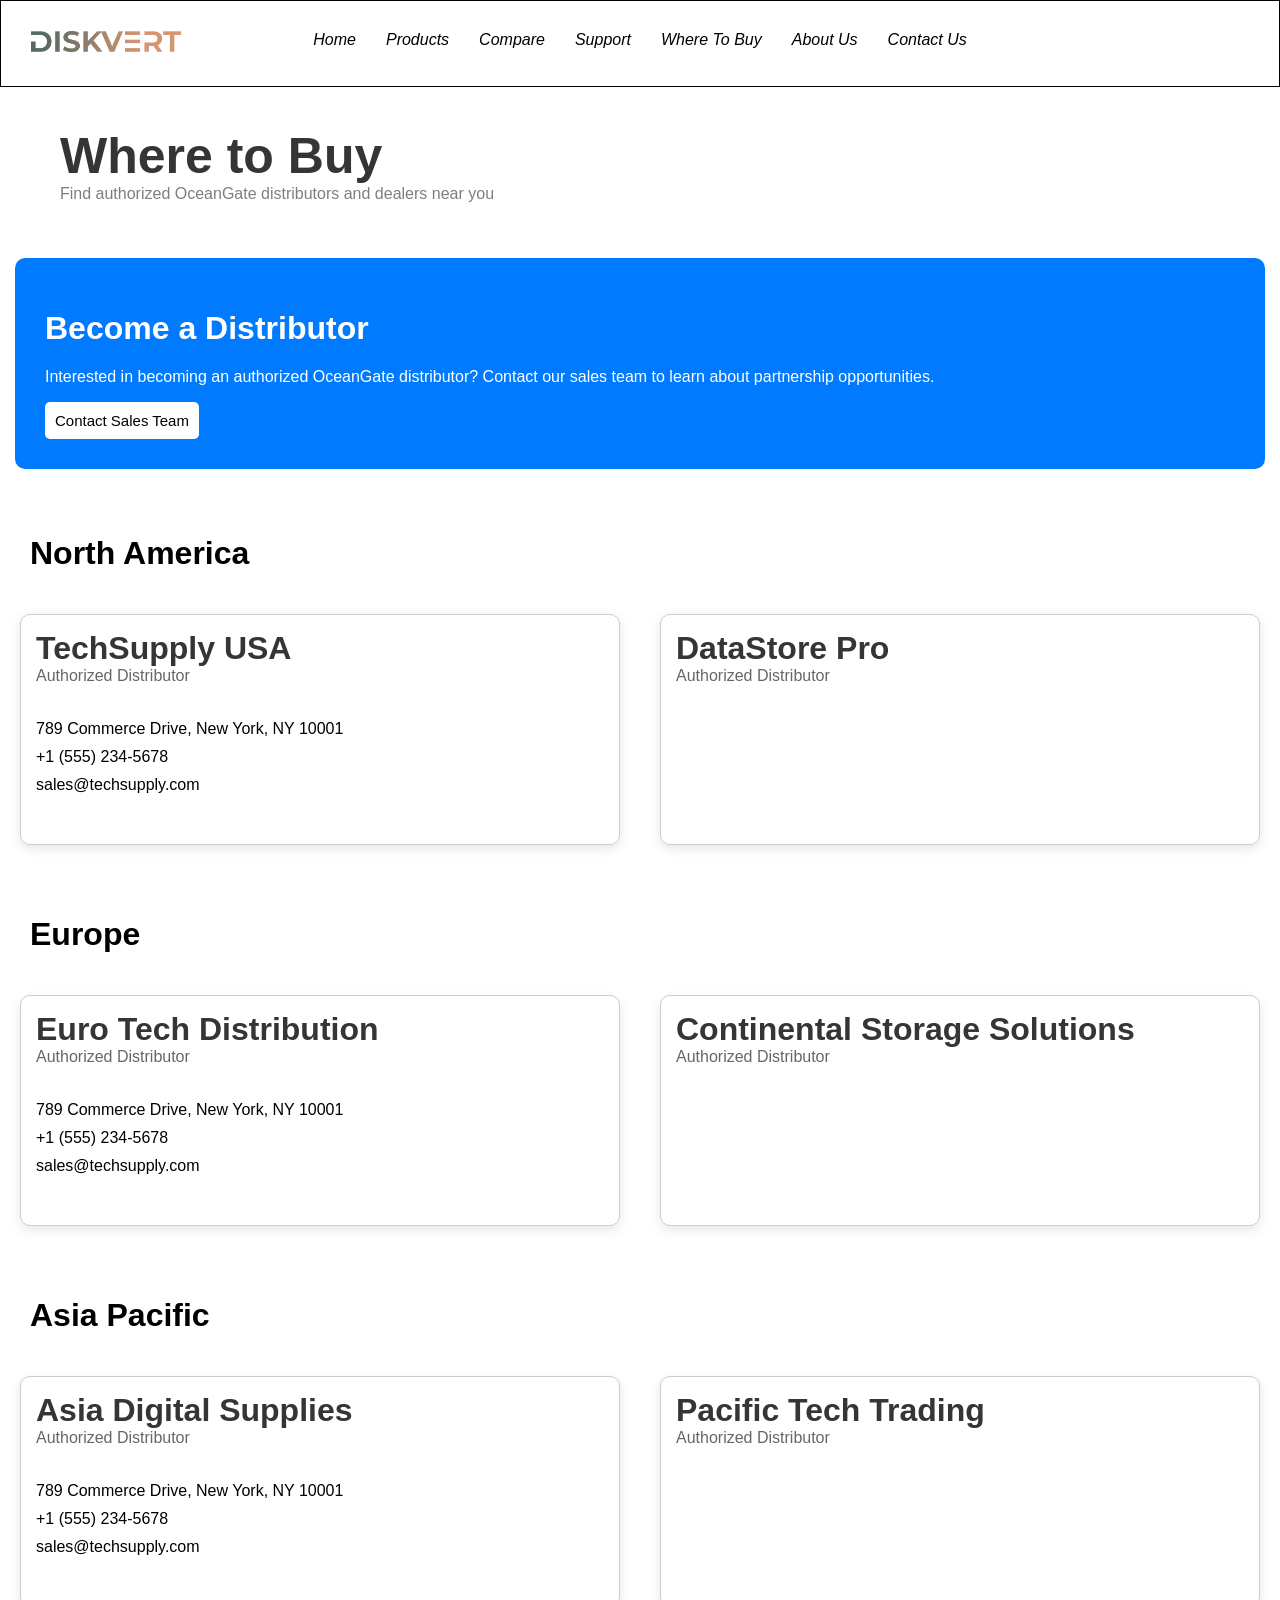
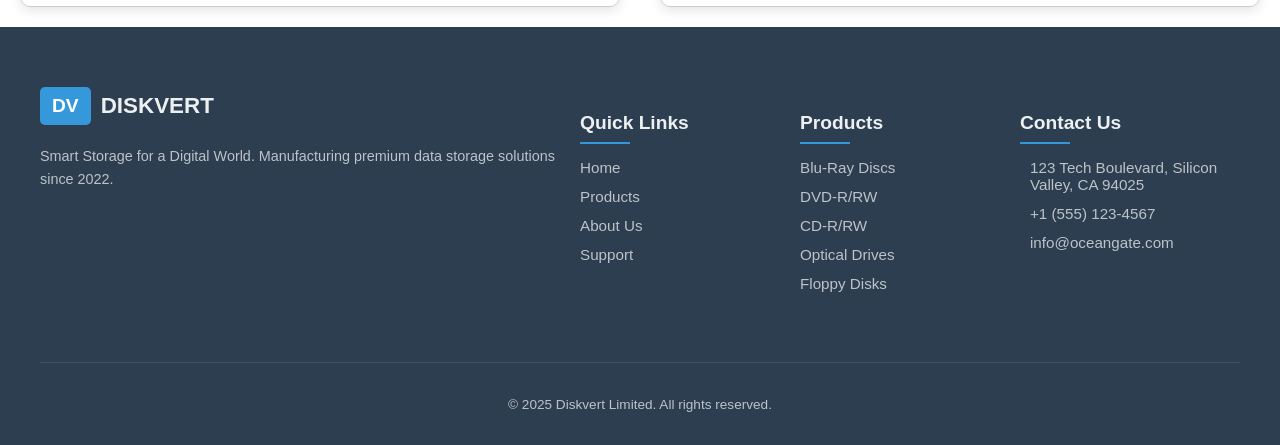
<file: Where To Buy.html>
<!DOCTYPE html>
<html lang="en">

<head>
    <meta charset="UTF-8">
    <meta name="viewport" content="width=device-width, initial-scale=1.0">
    <link rel="stylesheet" href="assets/css/newstyle.css">
    <title>Document</title>
</head>

<body>
    <header>
        <div class="container">
            <div class="row">
                <div class="col logo">
                    <div class="logo-img"><img src="assets/image/Diskvert logo.png" alt=""></div>
                </div>

                <div class="col navr">
                    <nav>
                        <ul>
                            <li><a href="index.html">Home</a></li>
                            <li><a href="Product.html">Products</a></li>
                            <li><a href="">Compare</a></li>
                            <li><a href="Support.html">Support</a></li>
                            <li><a href="Where To Buy.html">Where To Buy</a></li>
                            <li><a href="about.html">About Us</a></li>
                            <li><a href="Contact.html">Contact Us</a></li>
                        </ul>
                    </nav>
                </div>

                <div class="col"></div>
            </div>
        </div>
    </header>

    <div class="contianer">
        <div class="row">
            <div class="col">
                <div class="product-heading">
                    <h1>Where to Buy</h1>
                    <p>Find authorized OceanGate distributors and dealers near you</p>
                </div>
            </div>
        </div>
    </div>

    <div class="container">
        <div class="row">
            <div class="col distribution-section">
                <div class="heading-dis">
                    <h1>Become a Distributor</h1>
                </div>
                <div class="para-dis">
                    <p>Interested in becoming an authorized OceanGate distributor? Contact our sales team to learn about
                        partnership opportunities.</p>
                </div>
                <button><a href="">Contact Sales Team</a></button>
            </div>
        </div>
    </div>

    <div class="conatiner">
        <div class="main-heading">
            <h1>North America</h1>
        </div>
        <div class="row">
            <div class="col where-card">
                <div class="heading-where">
                    <h1>TechSupply USA</h1>
                    <p>Authorized Distributor</p>
                </div>
                <div class="where-info">
                    <div class="addres">
                        <p>789 Commerce Drive, New York, NY 10001</p>
                    </div>
                    <div class="number">
                        <p>+1 (555) 234-5678</p>
                    </div>
                    <div class="email">
                        <p>sales@techsupply.com</p>
                    </div>
                </div>
            </div>

            <div class="col where-card">
                <div class="heading-where">
                    <h1>DataStore Pro</h1>
                    <p>Authorized Distributor</p>
                </div>
            </div>
        </div>

        <div class="main-heading">
            <h1>Europe</h1>
        </div>
        <div class="row">
            <div class="col where-card">
                <div class="heading-where">
                    <h1>Euro Tech Distribution</h1>
                    <p>Authorized Distributor</p>
                </div>
                <div class="where-info">
                    <div class="addres">
                        <p>789 Commerce Drive, New York, NY 10001</p>
                    </div>
                    <div class="number">
                        <p>+1 (555) 234-5678</p>
                    </div>
                    <div class="email">
                        <p>sales@techsupply.com</p>
                    </div>
                </div>
            </div>

            <div class="col where-card">
                <div class="heading-where">
                    <h1>Continental Storage Solutions
                    </h1>
                    <p>Authorized Distributor</p>
                </div>
            </div>
        </div>


        <div class="main-heading">
            <h1>Asia Pacific</h1>
        </div>
        <div class="row">
            <div class="col where-card">
                <div class="heading-where">
                    <h1>Asia Digital Supplies</h1>
                    <p>Authorized Distributor</p>
                </div>
                <div class="where-info">
                    <div class="addres">
                        <p>789 Commerce Drive, New York, NY 10001</p>
                    </div>
                    <div class="number">
                        <p>+1 (555) 234-5678</p>
                    </div>
                    <div class="email">
                        <p>sales@techsupply.com</p>
                    </div>
                </div>
            </div>

            <div class="col where-card">
                <div class="heading-where">
                    <h1>Pacific Tech Trading</h1>
                    <p>Authorized Distributor</p>
                </div>
            </div>
        </div>
    </div>

    <footer class="footer">
        <div class="footer-container">
            <div class="footer-grid">
                <div class="footer-col company-info">
                    <div class="footer-logo">
                        <span class="logo-icon">DV</span>
                        <h3>DISKVERT</h3>
                    </div>
                    <p>Smart Storage for a Digital World. Manufacturing premium data storage solutions since 2022.</p>
                    <div class="social-links">
                        <a href="#" aria-label="Facebook"><i class="fab fa-facebook-f"></i></a>
                        <a href="#" aria-label="Twitter"><i class="fab fa-twitter"></i></a>
                        <a href="#" aria-label="LinkedIn"><i class="fab fa-linkedin-in"></i></a>
                    </div>
                </div>

                <div class="footer-col">
                    <h4>Quick Links</h4>
                    <ul>
                        <li><a href="index.html">Home</a></li>
                        <li><a href="Product.html">Products</a></li>
                        <li><a href="about.html">About Us</a></li>
                        <li><a href="Support.html">Support</a></li>
                    </ul>
                </div>

                <div class="footer-col">
                    <h4>Products</h4>
                    <ul>
                        <li><a href="#">Blu-Ray Discs</a></li>
                        <li><a href="#">DVD-R/RW</a></li>
                        <li><a href="#">CD-R/RW</a></li>
                        <li><a href="#">Optical Drives</a></li>
                        <li><a href="#">Floppy Disks</a></li>
                    </ul>
                </div>

                <div class="footer-col contact-info">
                    <h4>Contact Us</h4>
                    <ul>
                        <li>
                            <i class="fas fa-map-marker-alt"></i>
                            <span>123 Tech Boulevard, Silicon Valley, CA 94025</span>
                        </li>
                        <li>
                            <i class="fas fa-phone-alt"></i>
                            <span>+1 (555) 123-4567</span>
                        </li>
                        <li>
                            <i class="fas fa-envelope"></i>
                            <span>info@oceangate.com</span>
                        </li>
                    </ul>
                </div>
            </div>

            <div class="footer-bottom">
                <p>&copy; 2025 Diskvert Limited. All rights reserved.</p>
            </div>
        </div>
    </footer>
</body>

</html>
</file>
<file: assets/css/newstyle.css>
body {
    margin: 0px;
    padding: 0px;
    box-sizing: border-box;
    font-family: "Poppins", sans-serif;
}

.container {
    width: 100%;

}

.row {
    display: flex;
}

.col {
    flex: 1;
}


/* system end */

.logo-img img {
    height: auto;
    width: 150px;
}

header {
    padding: 30px;
    border: 1px solid black;
}



nav ul {
    list-style: none;
    padding: 0;
    margin: 0;
    display: flex;
    gap: 30px;
}

nav ul li {
    display: inline-block;
}

nav ul li a {
    text-decoration: none;
    color: black;
    font-style: oblique;
    transition: 0.3s;
    white-space: nowrap;


}

nav ul li a:hover {
    color: white;
    background: #007bff;
    opacity: 60%;
    transform: scale(1.05);
    box-shadow: 0 4px 8px rgba(155, 89, 89, 0.2);
    transition: 0.3s;
    padding: 15px;
    border-radius: 10px;
}


.bg-slide-1 {
    height: 550px;
    background-size: cover;
    background-position: center;
    background-repeat: no-repeat;
    position: relative;
}

.bg-slide-1 {
    background-image: url('../image/slider\ new.jpg');
}

.overlay {
    width: 100%;
    height: 100%;
    background: #007bff;
    opacity: 60%;
    z-index: 1;
}

.carousel-caption-custom {
    position: absolute;
    top: 50%;
    left: 50%;
    transform: translate(-50%, -50%);
    color: white;
    z-index: 2;
}

.carousel-caption-custom>h1 {
    font-size: 60px;
    text-align: center;
}

.carousel-caption-custom>p {
    font-size: 20px;
    text-align: center;
}



.section-heading h1 {
    text-align: center;
    color: rgb(66, 65, 65);
    font-size: 45px;
}

.section-paragraph {
    text-align: center;
    font-size: 20px;
    opacity: 50%;
}

.section-about {
    background-color: rgb(241, 239, 239);
    border-bottom: 1px solid lightgray;
    padding-top: 60px;
    padding-bottom: 60px;
}

.whychose h1 {
    text-align: center;
    color: rgb(66, 65, 65);
    font-size: 45px;
}

.whychose {
    padding-bottom: 30px;
}

.cards-container {
    display: flex;
    gap: 30px;
    justify-content: center;
    flex-wrap: wrap;
}

.card {
    background-color: #fff;
    border: 1px solid black;
    border-radius: 12px;
    box-shadow: 0 4px 12px rgba(0, 0, 0, 0.05);
    padding: 25px 20px;
    width: 350px;
    text-align: left;
    transition: transform 0.3s, box-shadow 0.3s;
}

.card:hover {
    transform: translateY(-5px);
    box-shadow: 0 8px 20px rgba(0, 0, 0, 0.1);
}

.card-icon {
    background-color: #e6f0ff;
    color: #1a73e8;
    width: 40px;
    height: 40px;
    display: flex;
    justify-content: center;
    align-items: center;
    border-radius: 8px;
    font-size: 18px;
    margin-bottom: 15px;
}

.card h3 {
    margin: 0 0 10px;
    font-weight: 600;
    font-size: 18px;
}

.card p {
    font-weight: 400;
    color: #666;
    font-size: 14px;
    line-height: 1.5;
}

.cardsection {
    padding-top: 40px;
    padding-bottom: 40px;
}

.product-card {
    background: #fff;
    border-radius: 12px;
    box-shadow: 0 4px 15px rgba(0, 0, 0, 0.1);
    transition: transform 0.3s, box-shadow 0.3s;
}

.product-card:hover {
    transform: translateY(-5px);
    box-shadow: 0 8px 25px rgba(0, 0, 0, 0.15);
}

.product-card img {
    width: 100%;
    display: block;
}

.product-content {
    padding: 15px 20px;
}

.product-title {
    font-size: 18px;
    font-weight: bold;
    margin: 0 0 5px 0;
}

.product-desc {
    font-size: 14px;
    color: #666;
    margin-bottom: 10px;
}

.product-info {
    font-size: 13px;
    color: #999;
    margin-bottom: 15px;
}

.productbuton {
    display: inline-block;
    padding: 10px 30px 10px 30px;
    border: 1px solid #007bff;
    border-radius: 5px;
    font-weight: bold;
    transition: 0.3s;
    background-color: white;
    box-shadow: 0 4px 10px rgba(0, 0, 0, 0.1);
}

.productbuton a {
    text-decoration: none;
    color: #007bff;
    transition: 0.3s;
}

.productbuton:hover {
    background-color: #007bff;
    transition: 0.3s;
    box-shadow: 0 4px 10px rgba(0, 0, 0, 0.1);
    transform: scale(1.1);
}

.productbuton:hover a {
    color: white;
    transition: 0.3s;
}

.btnnew {
    display: flex;
    justify-content: center;
}

.product-btn {
    display: inline-block;
    width: 100%;
    padding: 10px 0;
    text-align: center;
    border: 1px solid #007bff;
    border-radius: 5px;
    color: #007bff;
    text-decoration: none;
    font-weight: bold;
    transition: 0.3s;
}

.product-btn:hover {
    background-color: #007bff;
    color: #fff;
}

.cardcolum {
    padding: 20px;
}

.card-heading h1 {
    text-align: center;
    color: rgb(66, 65, 65);
    font-size: 45px;
}

.testimonial-header h1 {
    text-align: center;
    color: rgb(66, 65, 65);
    font-size: 45px;
}


.testimonials-row {
    display: flex;
    justify-content: center;
    padding: 30px;
}


.testimonial-card {
    padding: 30px;
    background-color: #f8f8f8;
    border-radius: 8px;
    box-shadow: 0 4px 12px rgba(0, 0, 0, 0.1);
    display: flex;
    flex-direction: column;
}


.testimonial-card .quote {
    font-style: italic;
    font-size: 15px;
    color: #555;
    margin-bottom: 20px;
}

.testimonial-card .author {
    margin-top: auto;
    text-align: left;
    color: #333;
    font-size: 15px;
    line-height: 1.4;
    border-top: 1px solid #ddd;
    padding-top: 15px;
}

.testimonial-card .author span {
    color: #888;
    display: block;
    font-size: 12px;
}

.testimonial-card .stars {
    font-size: 15px;
    margin-top: 10px;
}


.footer {
    background-color: #2c3e50;
    color: #ecf0f1;
    padding: 60px 0 20px 0;
    font-family: Arial, sans-serif;
}

.footer-container {
    max-width: 1200px;
    margin: 0 auto;
    padding: 0 20px;
}


.footer-grid {
    display: flex;
    flex-wrap: wrap;
    justify-content: space-between;
    margin-bottom: 40px;
}

.footer-col {
    flex: 1;
    min-width: 200px;
    margin-bottom: 30px;
    padding-right: 20px;
}


.company-info {
    flex-basis: 30%;
}

.footer-logo {
    display: flex;
    align-items: center;
    margin-bottom: 20px;
}

.footer-logo .logo-icon {
    background-color: #3498db;
    color: white;
    padding: 8px 12px;
    border-radius: 5px;
    font-weight: bold;
    font-size: 1.2em;
    margin-right: 10px;
}

.footer-logo h3 {
    margin: 0;
    font-size: 1.4em;
    color: #ecf0f1;
    font-weight: 600;
}

.company-info p {
    font-size: 0.9em;
    line-height: 1.6;
    margin-bottom: 25px;
    color: #bdc3c7;
}

.social-links a {
    color: #bdc3c7;
    font-size: 1.2em;
    margin-right: 15px;
    transition: color 0.3s ease;
}

.social-links a:hover {
    color: #3498db;
}


.footer-col h4 {
    font-size: 1.2em;
    color: #ecf0f1;
    margin-bottom: 25px;
    position: relative;
}

.footer-col h4::before {
    content: '';
    position: absolute;
    left: 0;
    bottom: -10px;
    height: 2px;
    width: 50px;
    background-color: #3498db;
}


.footer-col ul {
    list-style: none;
    padding: 0;
    margin: 0;
}

.footer-col ul li {
    margin-bottom: 12px;
    display: flex;
    align-items: flex-start;
}

.footer-col ul li:last-child {
    margin-bottom: 0;
}

.footer-col ul li a,
.footer-col ul li span {
    color: #bdc3c7;
    text-decoration: none;
    font-size: 0.95em;
    transition: color 0.3s ease;
}

.footer-col ul li a:hover {
    color: #3498db;
}

.footer-col ul li i {
    margin-right: 10px;
    font-size: 1em;
    color: #3498db;
    line-height: inherit;
}


.footer-bottom {
    text-align: center;
    padding-top: 20px;
    border-top: 1px solid #3c526a;
    color: #bdc3c7;
    font-size: 0.85em;
}

.product-heading {
    padding-top: 40px;
    padding-bottom: 40px;
}

.product-heading h1 {
    font-size: 50px;
    color: rgb(54, 53, 53);
    margin: 0px;
    padding-left: 60px;
}

.product-heading p {
    margin: 0px;
    padding-left: 60px;
    opacity: 50%;
}


.products .product {
    display: block;
    padding: 10px;
    margin: 5px 0;
    border: 1px solid #ccc;
}

.filter-section {
    margin-bottom: 20px;
    padding-left: 60px;
}


select {
    padding: 8px 12px;
    font-size: 16px;
    border: 1px solid #ccc;
    border-radius: 5px;
    cursor: pointer;
}

.form {
    padding-left: 40px;
    padding-bottom: 30px;
}

.contact-form {
    flex: 1;
    min-width: 300px;
    background-color: #fff;
    padding: 30px;
    border-radius: 8px;
    box-shadow: 0 4px 12px rgba(0, 0, 0, 0.1);
}

.contact-form h2 {
    margin-bottom: 10px;
}

.contact-form p {
    font-size: 14px;
    color: #555;
    margin-bottom: 20px;
}

.contact-form label {
    display: block;
    margin-bottom: 5px;
    font-weight: bold;
}

.contact-form input,
.contact-form select,
.contact-form textarea {
    width: 100%;
    padding: 10px 12px;
    margin-bottom: 15px;
    border: 1px solid #ccc;
    border-radius: 5px;
    font-size: 14px;
    box-sizing: border-box;
}

.contact-form textarea {
    resize: vertical;
    min-height: 100px;
}

.contact-form button {
    background-color: #1d4ed8;
    color: #fff;
    border: none;
    padding: 12px 20px;
    font-size: 16px;
    border-radius: 5px;
    cursor: pointer;
    width: 100%;
}

.contact-form button:hover {
    background-color: #2563eb;
}

.service-section {
    border: 1px solid #ccc;
    box-shadow: 0px 4px 10px rgb(194, 193, 192);
    padding: 20px 10px 20px 10px;
    margin: 10px;
    border-radius: 10px;
}

.box {
    background-color: #1d4ed8;
    color: #fff;
    padding: 20px 25px;
    border-radius: 8px;
}

.box h3 {
    margin-bottom: 10px;
}

.box p {
    font-size: 14px;
    margin-bottom: 15px;
}

.box button {
    background-color: #fff;
    color: #1d4ed8;
    border: none;
    padding: 10px 15px;
    border-radius: 5px;
    font-weight: bold;
    cursor: pointer;
    width: 100%;
}

.box button:hover {
    background-color: #e0e7ff;
}

.Quik-box {
    padding: 0px 20px 0px 20px;
}

.info-section {
    display: flex;
    flex-direction: column;
    gap: 130px;
}

.info-box {
    background-color: #fff;
    padding: 20px 25px;
    border-radius: 8px;
    box-shadow: 0 4px 12px rgba(0, 0, 0, 0.1);
}

.info-box h3 {
    margin-bottom: 15px;
}

.info-item {
    display: flex;
    align-items: flex-start;
    margin-bottom: 15px;
    gap: 10px;
}

.info-item svg {
    width: 20px;
    height: 20px;
    flex-shrink: 0;
    margin-top: 2px;
    fill: #1d4ed8;
}

.info-item div {
    font-size: 14px;
    color: #333;
}

.info-item div small {
    display: block;
    color: #555;
}

.service {
    padding-bottom: 50px;
}

.c1 {
    padding: 15px;
}

.Service-head {
    border: 1px solid black;
    padding: 25px;
    border-radius: 10px;
    box-shadow: 0px 4px 10px rgb(0, 0, 0, 0.1);
    border: 1px solid #ccc;
    transition: 0.3s;
}

.Service-head:hover {
    transform: translateY(-5px);
    box-shadow: 0 8px 20px rgba(0, 0, 0, 0.1);
}

.Service-head h2 {
    color: rgb(54, 53, 53);
}

.Service-head a {
    text-decoration: none;
    color: black;
    font-size: 15px;
}

.about-section {
    padding: 60px;
}

.about-section h1 {
    text-align: center;
    color: rgb(54, 53, 53);
}

.about-section P {
    color: #666;
}

.main-about {
    padding: 30px;
}

.main-about h1 {
    text-align: center;
}

.about-card {
    border: 1px solid #ccc;
    padding: 20px;
    margin: 10px;
    border-radius: 10px;
    transition: 0.3s;
    box-shadow: 0 4px 12px rgba(0, 0, 0, 0.1);
}

.about-card:hover {
    transform: translateY(-5px);
    box-shadow: 0 8px 20px rgba(0, 0, 0, 0.1);
}

.heading-about h3 {
    color: rgb(54, 53, 53);
    font-size: x-large;
}

.paragraph-about p {
    color: #666;
}

.core-value {
    padding: 30px;
}

.core-value h1 {
    text-align: center;
    color: rgb(54, 53, 53);
}

.core-card {
    border: 1px solid #ccc;
    padding: 20px;
    margin: 10px;
    border-radius: 10px;
    transition: 0.3s;
    box-shadow: 0 4px 12px rgba(0, 0, 0, 0.1);
    text-align: center;
}

.core-card:hover {
    transform: translateY(-5px);
    box-shadow: 0 8px 20px rgba(0, 0, 0, 0.1);

}

.main-manu {
    padding: 30px 30px 0px 30px;
    color: rgb(54, 53, 53);
}

.main-man {
    padding: 0px 30px 30px 30px;
    color: #666;
}

.distribution-section {
    padding: 30px;
    background-color: #007bff;
    margin: 15px;
    border-radius: 10px;
    color: white;
}

button {
    background-color: white;
    border: none;
    padding: 10px;
    border-radius: 5px;
    font-size: 15px;
}

button a {
    text-decoration: none;
    color: black;
    font-weight: 500;
}

.main-heading {
    padding: 30px 30px 0px 30px;
}

.where-card {
    border: 1px solid #ccc;
    padding: 15px;
    margin: 20px;
    border-radius: 10px;
    box-shadow: 0 4px 12px rgba(0, 0, 0, 0.1);
    transition: 0.3s;
}

.where-card:hover {
    transform: translateY(-5px);
    box-shadow: 0 8px 20px rgba(0, 0, 0, 0.1);
}

.heading-where h1 {
    color: rgb(54, 53, 53);
    margin: 0px;
}

.heading-where p {
    color: #666;
    margin: 0px;
}

.where-info{
    padding: 30px 30px 30px 0px;
}

.where-info p{
    margin: 0px;
    padding: 5px 5px 5px 0px;
}
</file>
<file: assets/css/Mediaquery.css>
@media screen and (max-width: 768px) {
    body {
        margin: 0px;
        padding: 0px;
        box-sizing: border-box;
        font-family: "Poppins", sans-serif;
    }

    .container {
        width: 100%;

    }

    .row {
        display: flex;
        flex-direction: row;
    }

    .col {
        flex: 1;
    }

    /* system end */

    .logo-img img {
        height: auto;
        width: 50px;
    }

    header {
        padding: 15px;
        border: 1px solid black;
    }



    nav ul {
        list-style: none;
        padding: 0;
        margin: 0;
        display: flex;
        flex-direction: row;
        gap: 15px;
        /* justify-content: center; */
    }

    nav ul li {
        display: inline-block;
    }

    nav ul li a {
        text-decoration: none;
        color: black;
        font-style: oblique;
        transition: 0.3s;
        white-space: nowrap;


    }

    nav ul li a:hover {
        color: white;
        background: #007bff;
        opacity: 60%;
        transform: scale(1.05);
        box-shadow: 0 4px 8px rgba(155, 89, 89, 0.2);
        transition: 0.3s;
        padding: 15px;
        border-radius: 10px;
    }


    .bg-slide-1 {
        height: 300px;
        background-size: cover;
        background-position: center;
        background-repeat: no-repeat;
        position: relative;
    }

    .bg-slide-1 {
        background-image: url('../image/slider\ new.jpg');
    }

    .overlay {
        width: 100%;
        height: 100%;
        background: #007bff;
        opacity: 60%;
        z-index: 1;
    }

    .carousel-caption-custom {
        position: absolute;
        top: 50%;
        left: 50%;
        transform: translate(-50%, -50%);
        color: white;
        z-index: 2;
    }

    .carousel-caption-custom>h1 {
        font-size: 20px;
        text-align: center;
    }

    .carousel-caption-custom>p {
        font-size: 10px;
        text-align: center;
    }

    .section-heading h1 {
        text-align: center;
        color: rgb(66, 65, 65);
        font-size: 25px;
    }

    .section-paragraph {
        text-align: center;
        font-size: 10px;
        opacity: 50%;
    }

    .section-about {
        background-color: rgb(241, 239, 239);
        border-bottom: 1px solid lightgray;
        padding-top: 30px;
        padding-bottom: 30px;
    }

    .whychose h1 {
        text-align: center;
        color: rgb(66, 65, 65);
        font-size: 25px;
    }

    .whychose {
        padding-bottom: 15px;
    }

    .cards-container {
        display: flex;
        flex-direction: row;
        gap: 30px;
        justify-content: center;
        flex-wrap: wrap;
    }

    .card {
        background-color: #fff;
        border: 1px solid black;
        border-radius: 12px;
        box-shadow: 0 4px 12px rgba(0, 0, 0, 0.05);
        padding: 25px 20px;
        width: 350px;
        text-align: left;
        transition: transform 0.3s, box-shadow 0.3s;
    }

    .card:hover {
        transform: translateY(-5px);
        box-shadow: 0 8px 20px rgba(0, 0, 0, 0.1);
    }

    .card-icon {
        background-color: #e6f0ff;
        color: #1a73e8;
        width: 40px;
        height: 40px;
        display: flex;
        flex-direction: row;
        justify-content: center;
        align-items: center;
        border-radius: 8px;
        font-size: 18px;
        margin-bottom: 15px;
    }

    .card h3 {
        margin: 0 0 10px;
        font-weight: 600;
        font-size: 18px;
    }

    .card p {
        font-weight: 400;
        color: #666;
        font-size: 14px;
        line-height: 1.5;
    }

    .cardsection {
        padding-top: 20px;
        padding-bottom: 20px;
    }

    .product-card {
        background: #fff;
        border: 1px solid black;
        border-radius: 12px;
        box-shadow: 0 4px 15px rgba(0, 0, 0, 0.1);
        transition: transform 0.3s, box-shadow 0.3s;
    }

    .product-card:hover {
        transform: translateY(-5px);
        box-shadow: 0 8px 25px rgba(0, 0, 0, 0.15);
    }

    .product-card img {
        width: 100%;
        display: block;
    }

    .product-content {
        padding: 15px 20px;
    }

    .product-title {
        font-size: 12px;
        font-weight: bold;
        margin: 0 0 5px 0;
    }

    .product-desc {
        font-size: 8px;
        color: #666;
        margin-bottom: 10px;
    }

    .product-info {
        font-size: 7px;
        color: #999;
        margin-bottom: 15px;
    }

    .productbuton {
        display: inline-block;
        padding: 10px 30px 10px 30px;
        border: 1px solid #007bff;
        border-radius: 5px;
        font-weight: bold;
        transition: 0.3s;
        background-color: white;
        box-shadow: 0 4px 10px rgba(0, 0, 0, 0.1);
    }

    .productbuton a {
        text-decoration: none;
        color: #007bff;
        transition: 0.3s;
    }

    .productbuton:hover {
        background-color: #007bff;
        transition: 0.3s;
        box-shadow: 0 4px 10px rgba(0, 0, 0, 0.1);
        transform: scale(1.1);
    }

    .productbuton:hover a {
        color: white;
        transition: 0.3s;
    }

    .btnnew {
        display: flex;
        justify-content: center;
        flex-direction: row;
    }

    .product-btn {
        display: inline-block;
        width: 100%;
        padding: 10px 0;
        text-align: center;
        border: 1px solid #007bff;
        border-radius: 5px;
        color: #007bff;
        text-decoration: none;
        font-weight: bold;
        transition: 0.3s;
    }

    .product-btn:hover {
        background-color: #007bff;
        color: #fff;
    }

    .cardcolum {
        padding: 20px;
    }

    .card-heading h1 {
        text-align: center;
        color: rgb(66, 65, 65);
        font-size: 25px;
    }

    .testimonial-header h1 {
        text-align: center;
        color: rgb(66, 65, 65);
        font-size: 25px;
    }


    .testimonials-row {
        display: flex;
        flex-direction: row;
        justify-content: center;
        padding: 15px;
    }


    .testimonial-card {
        padding: 15px;
        background-color: #f8f8f8;
        border-radius: 8px;
        box-shadow: 0 4px 12px rgba(0, 0, 0, 0.1);
        display: flex;
        flex-direction: row;
    }


    .testimonial-card .quote {
        font-style: italic;
        font-size: 15px;
        color: #555;
        margin-bottom: 20px;
    }

    .testimonial-card .author {
        margin-top: auto;
        text-align: left;
        color: #333;
        font-size: 15px;
        line-height: 1.4;
        border-top: 1px solid #ddd;
        padding-top: 15px;
    }

    .testimonial-card .author span {
        color: #888;
        display: block;
        font-size: 12px;
    }

    .testimonial-card .stars {
        font-size: 15px;
        margin-top: 10px;
    }


    .footer {
        background-color: #2c3e50;
        color: #ecf0f1;
        padding: 60px 0 20px 0;
        font-family: Arial, sans-serif;
    }

    .footer-container {
        max-width: 1200px;
        margin: 0 auto;
        padding: 0 20px;
    }


    .footer-grid {
        display: flex;
        flex-direction: row;
        flex-wrap: wrap;
        justify-content: space-between;
        margin-bottom: 40px;
    }

    .footer-col {
        flex: 1;
        min-width: 200px;
        margin-bottom: 30px;
        padding-right: 20px;
    }


    .company-info {
        flex-basis: 30%;
    }

    .footer-logo {
        display: flex;
        flex-direction: row;
        align-items: center;
        margin-bottom: 20px;
    }

    .footer-logo .logo-icon {
        background-color: #3498db;
        color: white;
        padding: 8px 12px;
        border-radius: 5px;
        font-weight: bold;
        font-size: 1.2em;
        margin-right: 10px;
    }

    .footer-logo h3 {
        margin: 0;
        font-size: 1.4em;
        color: #ecf0f1;
        font-weight: 600;
    }

    .company-info p {
        font-size: 0.9em;
        line-height: 1.6;
        margin-bottom: 25px;
        color: #bdc3c7;
    }

    .social-links a {
        color: #bdc3c7;
        font-size: 1.2em;
        margin-right: 15px;
        transition: color 0.3s ease;
    }

    .social-links a:hover {
        color: #3498db;
    }


    .footer-col h4 {
        font-size: 1.2em;
        color: #ecf0f1;
        margin-bottom: 25px;
        position: relative;
    }

    .footer-col h4::before {
        content: '';
        position: absolute;
        left: 0;
        bottom: -10px;
        height: 2px;
        width: 50px;
        background-color: #3498db;
    }


    .footer-col ul {
        list-style: none;
        padding: 0;
        margin: 0;
    }

    .footer-col ul li {
        margin-bottom: 12px;
        display: flex;
        flex-direction: row;
        align-items: flex-start;
    }

    .footer-col ul li:last-child {
        margin-bottom: 0;
    }

    .footer-col ul li a,
    .footer-col ul li span {
        color: #bdc3c7;
        text-decoration: none;
        font-size: 0.95em;
        transition: color 0.3s ease;
    }

    .footer-col ul li a:hover {
        color: #3498db;
    }

    .footer-col ul li i {
        margin-right: 10px;
        font-size: 1em;
        color: #3498db;
        line-height: inherit;
    }


    .footer-bottom {
        text-align: center;
        padding-top: 20px;
        border-top: 1px solid #3c526a;
        color: #bdc3c7;
        font-size: 0.85em;
    }

    .product-heading {
        padding-top: 20px;
        padding-bottom: 20px;
    }

    .product-heading h1 {
        font-size: 50px;
        color: rgb(54, 53, 53);
        margin: 0px;
        padding-left: 60px;
    }

    .product-heading p {
        margin: 0px;
        padding-left: 60px;
        opacity: 50%;
    }


    .products .product {
        display: block;
        padding: 10px;
        margin: 5px 0;
        border: 1px solid #ccc;
    }

    .filter-section {
        margin-bottom: 20px;
        padding-left: 60px;
    }


    select {
        padding: 8px 12px;
        font-size: 16px;
        border: 1px solid #ccc;
        border-radius: 5px;
        cursor: pointer;
    }

    .form {
        padding-left: 40px;
        padding-bottom: 30px;
    }

    .contact-form {
        flex: 1;
        min-width: 300px;
        background-color: #fff;
        padding: 30px;
        border-radius: 8px;
        box-shadow: 0 4px 12px rgba(0, 0, 0, 0.1);
    }

    .contact-form h2 {
        margin-bottom: 10px;
    }

    .contact-form p {
        font-size: 14px;
        color: #555;
        margin-bottom: 20px;
    }

    .contact-form label {
        display: block;
        margin-bottom: 5px;
        font-weight: bold;
    }

    .contact-form input,
    .contact-form select,
    .contact-form textarea {
        width: 100%;
        padding: 10px 12px;
        margin-bottom: 15px;
        border: 1px solid #ccc;
        border-radius: 5px;
        font-size: 14px;
        box-sizing: border-box;
    }

    .contact-form textarea {
        resize: vertical;
        min-height: 100px;
    }

    .contact-form button {
        background-color: #1d4ed8;
        color: #fff;
        border: none;
        padding: 12px 20px;
        font-size: 16px;
        border-radius: 5px;
        cursor: pointer;
        width: 100%;
    }

    .contact-form button:hover {
        background-color: #2563eb;
    }

    .service-section {
        border: 1px solid #ccc;
        box-shadow: 0px 4px 10px rgb(194, 193, 192);
        padding: 20px 10px 20px 10px;
        margin: 10px;
        border-radius: 10px;
    }

    .box {
        background-color: #1d4ed8;
        color: #fff;
        padding: 20px 25px;
        border-radius: 8px;
    }

    .box h3 {
        margin-bottom: 10px;
    }

    .box p {
        font-size: 14px;
        margin-bottom: 15px;
    }

    .box button {
        background-color: #fff;
        color: #1d4ed8;
        border: none;
        padding: 10px 15px;
        border-radius: 5px;
        font-weight: bold;
        cursor: pointer;
        width: 100%;
    }

    .box button:hover {
        background-color: #e0e7ff;
    }

    .Quik-box {
        padding: 0px 20px 0px 20px;
    }

    .info-section {
        display: flex;
        flex-direction: row;
        gap: 130px;
    }

    .info-box {
        background-color: #fff;
        padding: 20px 25px;
        border-radius: 8px;
        box-shadow: 0 4px 12px rgba(0, 0, 0, 0.1);
    }

    .info-box h3 {
        margin-bottom: 15px;
    }

    .info-item {
        display: flex;
        flex-direction: row;
        align-items: flex-start;
        margin-bottom: 15px;
        gap: 10px;
    }

    .info-item svg {
        width: 20px;
        height: 20px;
        flex-shrink: 0;
        margin-top: 2px;
        fill: #1d4ed8;
    }

    .info-item div {
        font-size: 14px;
        color: #333;
    }

    .info-item div small {
        display: block;
        color: #555;
    }

    .service {
        padding-bottom: 50px;
    }

    .c1 {
        padding: 15px;
    }

    .Service-head {
        border: 1px solid black;
        padding: 25px;
        border-radius: 10px;
        box-shadow: 0px 4px 10px rgb(0, 0, 0, 0.1);
        border: 1px solid #ccc;
        transition: 0.3s;
    }

    .Service-head:hover {
        transform: translateY(-5px);
        box-shadow: 0 8px 20px rgba(0, 0, 0, 0.1);
    }

    .Service-head h2 {
        color: rgb(54, 53, 53);
    }

    .Service-head a {
        text-decoration: none;
        color: black;
        font-size: 15px;
    }

    .about-section {
        padding: 60px;
    }

    .about-section h1 {
        text-align: center;
        color: rgb(54, 53, 53);
    }

    .about-section P {
        color: #666;
    }
}

/* @media screen and (max-width: 480px) {
}

@media screen and (min-width: 481px) and (max-width: 768px) {
}

@media screen and (min-width: 769px) and (max-width: 1023px) {
}

@media screen and (min-width: 1024px) and (max-width: 1366px) {
}

@media screen and (min-width: 1367px) and (max-width: 1920px) {
}

@media screen and (min-width: 1921px) {
} */
</file>
